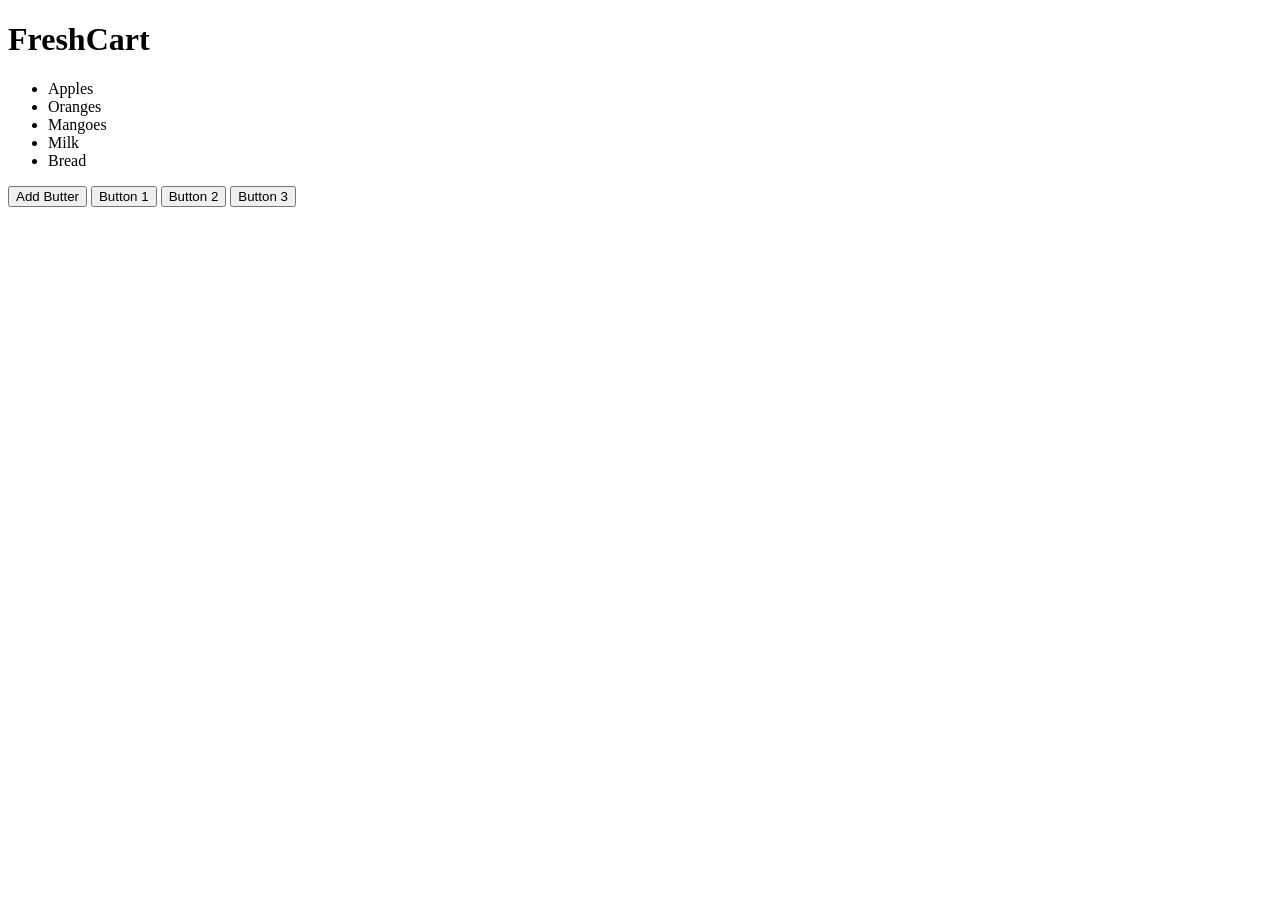
<file: Module 2/index.html>
<!-- HTML writes the content. CSS makes it look good. But neither of them can react. If a user clicks a button, HTML does nothing. CSS does nothing. JavaScript is the only one listening. -->

<!-- JavaScript - It's a programming language. -->
<!-- Python, C/C++, Java  -->
<!-- JavaScript - Language for browsers. 
JavaScript Code runs inside a browser. -->

<!-- JavaScript in the browser can read the page, change the page, and respond to the user actions. -->

<!-- JavaScript runs inside the browser, it waits for the event to be triggered. Whenever any event gets triggered, it does the action. -->

<!-- <script src="script.js"></script> -->
<!-- This line tells the browser that when you run the HTML file, please fetch and run the script.js file as well. -->


<!DOCTYPE html>
<html lang="en">
<head>
    <meta charset="UTF-8">
    <meta name="viewport" content="width=device-width, initial-scale=1.0">
    <title>FreshCart</title>
</head>
<body>
    <h1 id="store-name">FreshCart</h1>
    <ul id="item-list">
        <li class="item">Apples</li>
        <li class="item">Oranges</li>
        <li class="item">Mangoes</li>
        <li class="item">Milk</li>
        <li class="item">Bread</li>
    </ul>
    <button id="add-butter">Add Butter</button>
    <button id="btn-1">Button 1</button>
    <button id="btn-2">Button 2</button>
    <button id="btn-3">Button 3</button>
    <script src="script.js"></script> 
</body>
</html>
</file>
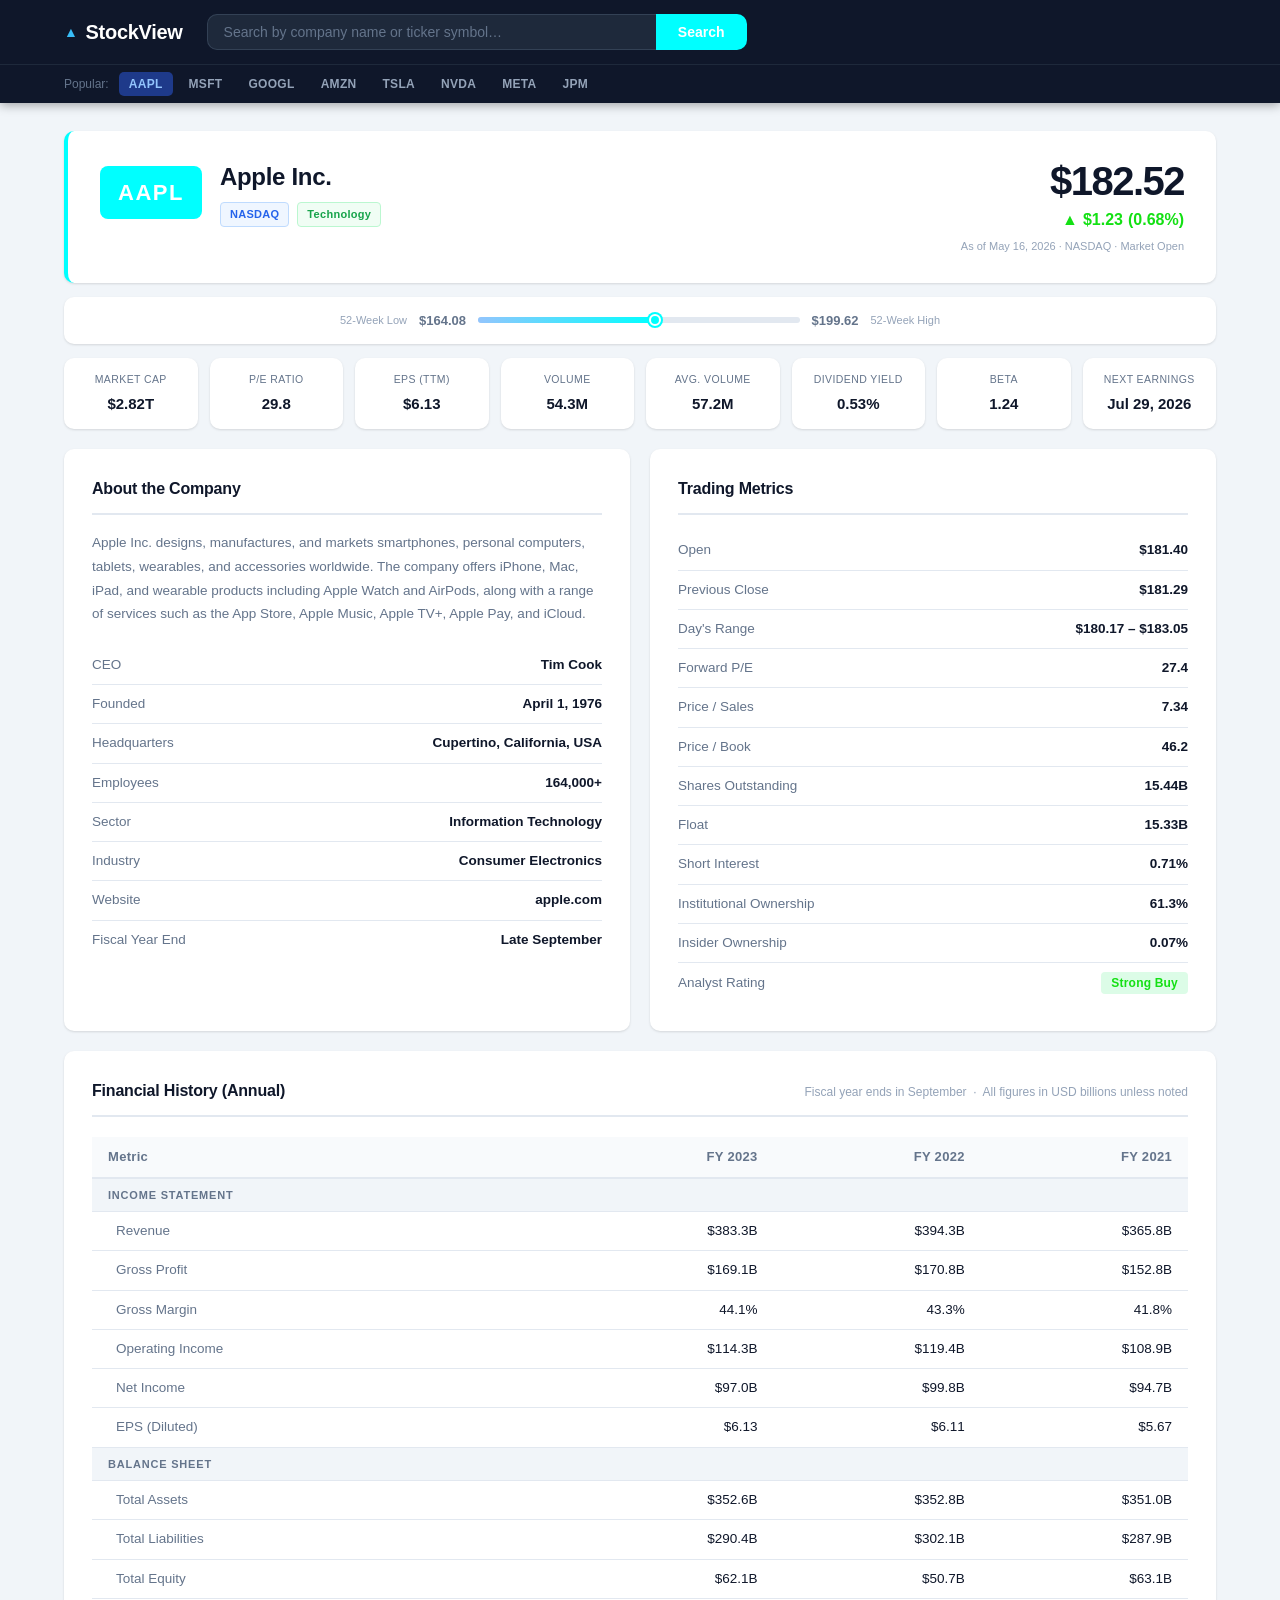
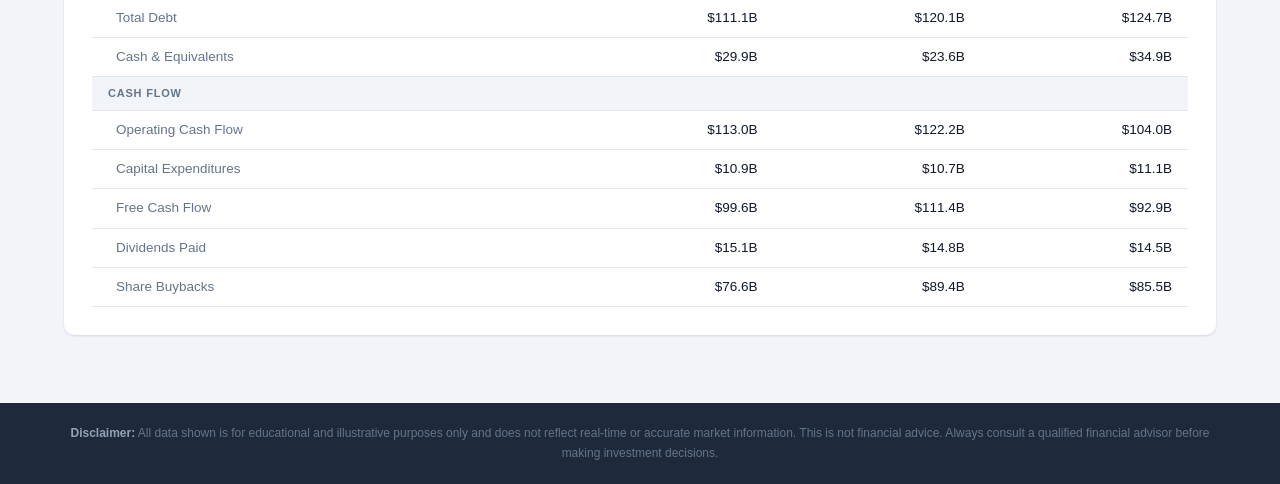
<file: Module 2/stock-claude.html>
<!DOCTYPE html>
<html lang="en">
<head>
    <meta charset="UTF-8">
    <meta name="viewport" content="width=device-width, initial-scale=1.0">
    <title>StockView — Stock Market Application</title>
    <link rel="stylesheet" href="stock-claude.css">
</head>
<body>

    <!-- ===== HEADER ===== -->
    <header class="header">
        <div class="header-inner">
            <div class="logo">
                <span class="logo-icon">&#9650;</span>
                StockView
            </div>
            <div class="search-bar">
                <input class="search-input" type="text" placeholder="Search by company name or ticker symbol…">
                <button class="search-btn">Search</button>
            </div>
        </div>
        <div class="popular-bar">
            <div class="popular-inner">
                <span class="popular-label">Popular:</span>
                <a href="#" class="stock-tag active">AAPL</a>
                <a href="#" class="stock-tag">MSFT</a>
                <a href="#" class="stock-tag">GOOGL</a>
                <a href="#" class="stock-tag">AMZN</a>
                <a href="#" class="stock-tag">TSLA</a>
                <a href="#" class="stock-tag">NVDA</a>
                <a href="#" class="stock-tag">META</a>
                <a href="#" class="stock-tag">JPM</a>
            </div>
        </div>
    </header>

    <!-- ===== MAIN ===== -->
    <main class="main">
        <div class="container">

            <!-- STOCK HERO -->
            <section class="stock-hero">
                <div class="stock-identity">
                    <div class="ticker-badge">AAPL</div>
                    <div class="stock-name-group">
                        <h1 class="company-full-name">Apple Inc.</h1>
                        <div class="stock-meta">
                            <span class="exchange-tag">NASDAQ</span>
                            <span class="sector-tag">Technology</span>
                        </div>
                    </div>
                </div>
                <div class="price-section">
                    <div class="current-price">$182.52</div>
                    <div class="price-change positive">
                        <span class="change-arrow">&#9650;</span>
                        <span>$1.23</span>
                        <span>(0.68%)</span>
                    </div>
                    <div class="price-timestamp">As of May 16, 2026 &middot; NASDAQ &middot; Market Open</div>
                </div>
            </section>

            <!-- 52-WEEK RANGE BAR -->
            <div class="range-banner">
                <div class="range-inner">
                    <span class="range-label">52-Week Low</span>
                    <span class="range-low">$164.08</span>
                    <div class="range-track">
                        <div class="range-fill" style="width: 55%;"></div>
                        <div class="range-thumb" style="left: 55%;"></div>
                    </div>
                    <span class="range-high">$199.62</span>
                    <span class="range-label">52-Week High</span>
                </div>
            </div>

            <!-- QUICK STATS -->
            <section class="stats-grid">
                <div class="stat-item">
                    <div class="stat-label">Market Cap</div>
                    <div class="stat-value">$2.82T</div>
                </div>
                <div class="stat-item">
                    <div class="stat-label">P/E Ratio</div>
                    <div class="stat-value">29.8</div>
                </div>
                <div class="stat-item">
                    <div class="stat-label">EPS (TTM)</div>
                    <div class="stat-value">$6.13</div>
                </div>
                <div class="stat-item">
                    <div class="stat-label">Volume</div>
                    <div class="stat-value">54.3M</div>
                </div>
                <div class="stat-item">
                    <div class="stat-label">Avg. Volume</div>
                    <div class="stat-value">57.2M</div>
                </div>
                <div class="stat-item">
                    <div class="stat-label">Dividend Yield</div>
                    <div class="stat-value">0.53%</div>
                </div>
                <div class="stat-item">
                    <div class="stat-label">Beta</div>
                    <div class="stat-value">1.24</div>
                </div>
                <div class="stat-item">
                    <div class="stat-label">Next Earnings</div>
                    <div class="stat-value">Jul 29, 2026</div>
                </div>
            </section>

            <!-- COMPANY INFO + TRADING METRICS -->
            <div class="info-grid">

                <!-- COMPANY INFO -->
                <section class="card company-card">
                    <h2 class="card-title">About the Company</h2>
                    <p class="company-description">
                        Apple Inc. designs, manufactures, and markets smartphones, personal computers, tablets,
                        wearables, and accessories worldwide. The company offers iPhone, Mac, iPad, and wearable
                        products including Apple Watch and AirPods, along with a range of services such as the
                        App Store, Apple Music, Apple TV+, Apple Pay, and iCloud.
                    </p>
                    <div class="details-table">
                        <div class="detail-row">
                            <span class="detail-key">CEO</span>
                            <span class="detail-val">Tim Cook</span>
                        </div>
                        <div class="detail-row">
                            <span class="detail-key">Founded</span>
                            <span class="detail-val">April 1, 1976</span>
                        </div>
                        <div class="detail-row">
                            <span class="detail-key">Headquarters</span>
                            <span class="detail-val">Cupertino, California, USA</span>
                        </div>
                        <div class="detail-row">
                            <span class="detail-key">Employees</span>
                            <span class="detail-val">164,000+</span>
                        </div>
                        <div class="detail-row">
                            <span class="detail-key">Sector</span>
                            <span class="detail-val">Information Technology</span>
                        </div>
                        <div class="detail-row">
                            <span class="detail-key">Industry</span>
                            <span class="detail-val">Consumer Electronics</span>
                        </div>
                        <div class="detail-row">
                            <span class="detail-key">Website</span>
                            <span class="detail-val">apple.com</span>
                        </div>
                        <div class="detail-row">
                            <span class="detail-key">Fiscal Year End</span>
                            <span class="detail-val">Late September</span>
                        </div>
                    </div>
                </section>

                <!-- TRADING METRICS -->
                <section class="card metrics-card">
                    <h2 class="card-title">Trading Metrics</h2>
                    <div class="metrics-list">
                        <div class="metric-row">
                            <span class="metric-key">Open</span>
                            <span class="metric-val">$181.40</span>
                        </div>
                        <div class="metric-row">
                            <span class="metric-key">Previous Close</span>
                            <span class="metric-val">$181.29</span>
                        </div>
                        <div class="metric-row">
                            <span class="metric-key">Day's Range</span>
                            <span class="metric-val">$180.17 – $183.05</span>
                        </div>
                        <div class="metric-row">
                            <span class="metric-key">Forward P/E</span>
                            <span class="metric-val">27.4</span>
                        </div>
                        <div class="metric-row">
                            <span class="metric-key">Price / Sales</span>
                            <span class="metric-val">7.34</span>
                        </div>
                        <div class="metric-row">
                            <span class="metric-key">Price / Book</span>
                            <span class="metric-val">46.2</span>
                        </div>
                        <div class="metric-row">
                            <span class="metric-key">Shares Outstanding</span>
                            <span class="metric-val">15.44B</span>
                        </div>
                        <div class="metric-row">
                            <span class="metric-key">Float</span>
                            <span class="metric-val">15.33B</span>
                        </div>
                        <div class="metric-row">
                            <span class="metric-key">Short Interest</span>
                            <span class="metric-val">0.71%</span>
                        </div>
                        <div class="metric-row">
                            <span class="metric-key">Institutional Ownership</span>
                            <span class="metric-val">61.3%</span>
                        </div>
                        <div class="metric-row">
                            <span class="metric-key">Insider Ownership</span>
                            <span class="metric-val">0.07%</span>
                        </div>
                        <div class="metric-row">
                            <span class="metric-key">Analyst Rating</span>
                            <span class="metric-val rating-buy">Strong Buy</span>
                        </div>
                    </div>
                </section>
            </div>

            <!-- FINANCIAL HISTORY TABLE -->
            <section class="card financial-card">
                <div class="financial-header">
                    <h2 class="card-title">Financial History (Annual)</h2>
                    <div class="fiscal-note">Fiscal year ends in September &nbsp;&middot;&nbsp; All figures in USD billions unless noted</div>
                </div>
                <div class="table-wrapper">
                    <table class="financial-table">
                        <thead>
                            <tr>
                                <th class="metric-col">Metric</th>
                                <th>FY 2023</th>
                                <th>FY 2022</th>
                                <th>FY 2021</th>
                            </tr>
                        </thead>
                        <tbody>
                            <tr class="section-row">
                                <td colspan="4">Income Statement</td>
                            </tr>
                            <tr>
                                <td class="metric-name">Revenue</td>
                                <td>$383.3B</td>
                                <td>$394.3B</td>
                                <td>$365.8B</td>
                            </tr>
                            <tr>
                                <td class="metric-name">Gross Profit</td>
                                <td>$169.1B</td>
                                <td>$170.8B</td>
                                <td>$152.8B</td>
                            </tr>
                            <tr>
                                <td class="metric-name">Gross Margin</td>
                                <td>44.1%</td>
                                <td>43.3%</td>
                                <td>41.8%</td>
                            </tr>
                            <tr>
                                <td class="metric-name">Operating Income</td>
                                <td>$114.3B</td>
                                <td>$119.4B</td>
                                <td>$108.9B</td>
                            </tr>
                            <tr>
                                <td class="metric-name">Net Income</td>
                                <td>$97.0B</td>
                                <td>$99.8B</td>
                                <td>$94.7B</td>
                            </tr>
                            <tr>
                                <td class="metric-name">EPS (Diluted)</td>
                                <td>$6.13</td>
                                <td>$6.11</td>
                                <td>$5.67</td>
                            </tr>
                            <tr class="section-row">
                                <td colspan="4">Balance Sheet</td>
                            </tr>
                            <tr>
                                <td class="metric-name">Total Assets</td>
                                <td>$352.6B</td>
                                <td>$352.8B</td>
                                <td>$351.0B</td>
                            </tr>
                            <tr>
                                <td class="metric-name">Total Liabilities</td>
                                <td>$290.4B</td>
                                <td>$302.1B</td>
                                <td>$287.9B</td>
                            </tr>
                            <tr>
                                <td class="metric-name">Total Equity</td>
                                <td>$62.1B</td>
                                <td>$50.7B</td>
                                <td>$63.1B</td>
                            </tr>
                            <tr>
                                <td class="metric-name">Total Debt</td>
                                <td>$111.1B</td>
                                <td>$120.1B</td>
                                <td>$124.7B</td>
                            </tr>
                            <tr>
                                <td class="metric-name">Cash &amp; Equivalents</td>
                                <td>$29.9B</td>
                                <td>$23.6B</td>
                                <td>$34.9B</td>
                            </tr>
                            <tr class="section-row">
                                <td colspan="4">Cash Flow</td>
                            </tr>
                            <tr>
                                <td class="metric-name">Operating Cash Flow</td>
                                <td>$113.0B</td>
                                <td>$122.2B</td>
                                <td>$104.0B</td>
                            </tr>
                            <tr>
                                <td class="metric-name">Capital Expenditures</td>
                                <td>$10.9B</td>
                                <td>$10.7B</td>
                                <td>$11.1B</td>
                            </tr>
                            <tr>
                                <td class="metric-name">Free Cash Flow</td>
                                <td>$99.6B</td>
                                <td>$111.4B</td>
                                <td>$92.9B</td>
                            </tr>
                            <tr>
                                <td class="metric-name">Dividends Paid</td>
                                <td>$15.1B</td>
                                <td>$14.8B</td>
                                <td>$14.5B</td>
                            </tr>
                            <tr>
                                <td class="metric-name">Share Buybacks</td>
                                <td>$76.6B</td>
                                <td>$89.4B</td>
                                <td>$85.5B</td>
                            </tr>
                        </tbody>
                    </table>
                </div>
            </section>

        </div>
    </main>

    <!-- FOOTER -->
    <footer class="footer">
        <div class="container">
            <p class="disclaimer">
                <strong>Disclaimer:</strong> All data shown is for educational and illustrative purposes only and does not reflect real-time or accurate market information.
                This is not financial advice. Always consult a qualified financial advisor before making investment decisions.
            </p>
        </div>
    </footer>

</body>
</html>
</file>
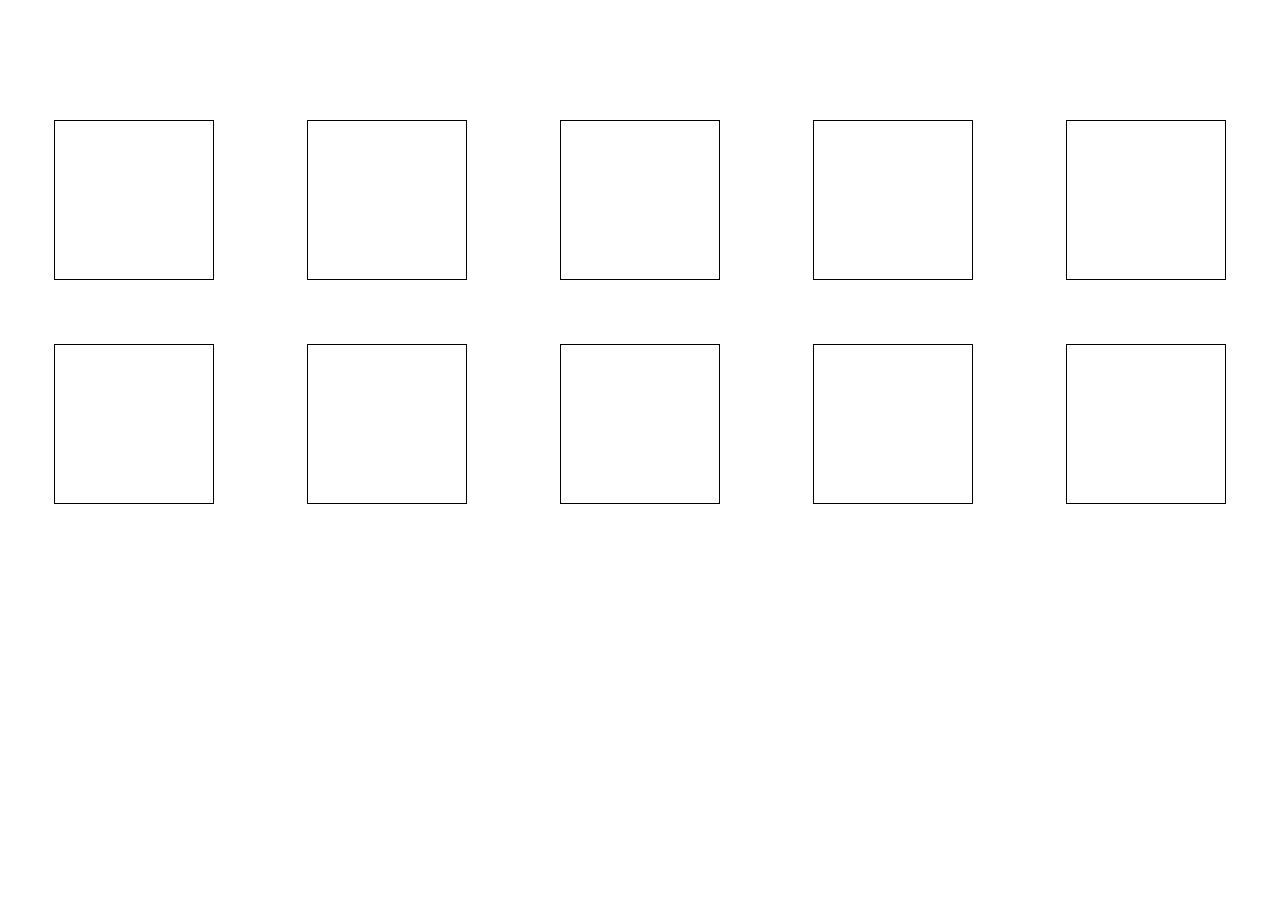
<file: Module 2/dom-manipulation/second-q.html>
<!DOCTYPE html>
<html lang="en">
  <head>
    <meta charset="UTF - 8" />
    <meta http - equiv="X - UA - Compatible" content="IE = edge" />
    <meta
      name="viewport"
      content="width = device - width, initial - scale = 1.0"
    />
    <title>Document</title>
    <style>
      * {
        box-sizing: border-box;
      }

      body {
        display: flex;
        flex-wrap: wrap;
        justify-content: space-around;
        padding-top: 5rem;
      }

      /* This property will be applicable to the element with blue class */
      .blue {
        background-color: blue;
        box-shadow: 0px 0px 6px 5px;
      }

      .green {
        background-color: green;
        box-shadow: 0px 0px 6px 5px;
      }

      .red {
        background-color: red;
        box-shadow: 0px 0px 6px 5px;
      }

      .card {
        border: 1px solid;
        height: 10rem;
        width: 10rem;
        margin: 2rem;
      }
    </style>
  </head>

    <!-- An element can belong to more than one class as well -->
    <body>
        <div class="card" data-color="blue"></div>
        <div class="card" data-color="red"></div>
        <div class="card" data-color="blue"></div>
        <div class="card" data-color="red"></div>
        <div class="card" data-color="red"></div>
        <div class="card" data-color="blue"></div>
        <div class="card" data-color="green"></div>
        <div class="card" data-color="blue"></div>
        <div class="card" data-color="green"></div>
        <div class="card" data-color="blue"></div>
    </body>
    <script>
        // Write a JS program to fetch the data-color attribute of the card and on a double click event, and it should apply the CSS property for that particular color. 

        // 1. Get the value of data-color attribute for each car element.
        // 2. Add the data-color attribute value in the classList for that element.
        // 3. After the background color change of the card element, make the data-color attribute value to be used.

        const allCards = document.querySelectorAll('.card')

        for(let i = 0; i < allCards.length; i++) {
            //double click event - dblclick
            allCards[i].addEventListener('dblclick', function(e) {
                const colorAttr = e.target.getAttribute('data-color')

                console.log(colorAttr)

                //Add this colorAttr in the classList of the target element.
                e.target.classList.add(colorAttr)

                // console.log(e.target.classList)
                e.target.setAttribute('data-color', 'used')
            })
        }
    </script>
</html>
</file>
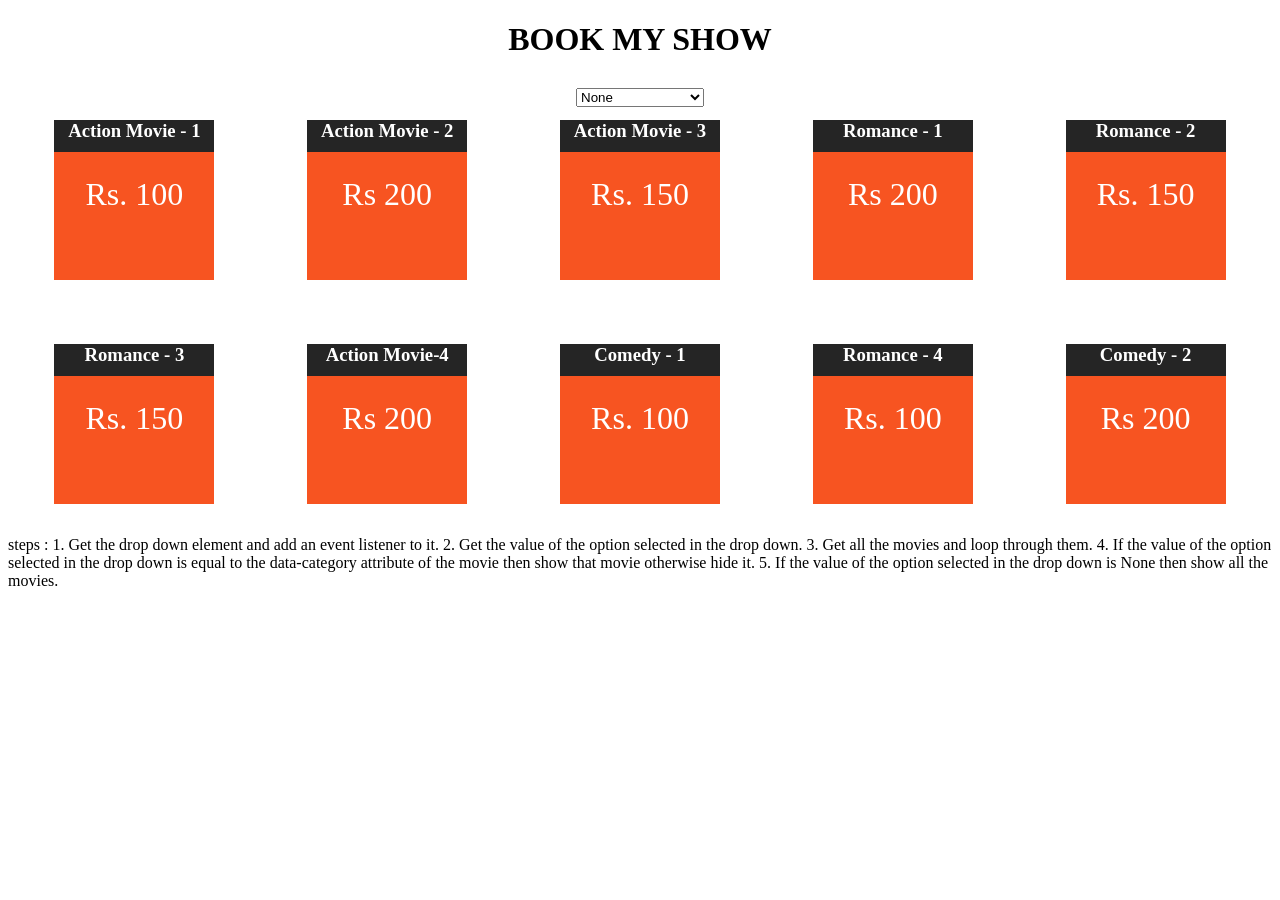
<file: Module 2/event-handling-js/first-q.html>
<!DOCTYPE html>
<html lang="en">

<head>
    <meta charset="UTF - 8" />
    <meta http - equiv="X - UA - Compatible" content="IE = edge" />
    <meta name="viewport" content="width = device - width, initial - scale = 1.0" />
    <title>Document</title>
    <style>
        * {
            box-sizing: border-box;
        }

        body {
            display: flex;
            flex-wrap: wrap;
            justify-content: space-around;
            padding-top: 5rem;
        }

        .movies {
            height: 10rem;
            width: 10rem;
            margin: 2rem;
        }

        .price {
            background-color: rgb(247 84 33);
            height: 8rem;
            padding: 1.5rem;
            font-size: 2rem;
        }

        .heading {
            background-color: rgba(0, 0, 0, 0.856);
            height: 2rem;
        }

        .heading,
        .price {
            color: white;
            text-align: center;
            margin: 0;
        }

        select,
        h1 {
            position: fixed;
        }

        h1 {
            top: 0px;
        }

        select {
            width: 8rem;
        }
    </style>
</head>

<body>
    <h1>BOOK MY SHOW</h1>
    <!-- Drop Down -->
    <select>
        <option value="none">None</option>
        <option value="action">Action</option>
        <option value="romance">Romance</option>
        <option value="comedy">Comedy</option>
    </select>

    <div class="movies">
        <h3 class="heading">Action Movie - 1</h3>
        <p class="price" data-category="action">Rs. 100</p>
    </div>
    <div class="movies">
        <h3 class="heading">Action Movie - 2</h3>
        <p class="price" data-category="action">Rs 200</p>
    </div>
    <div class="movies">
        <h3 class="heading">Action Movie - 3</h3>
        <p class="price" data-category="action">Rs. 150</p>
    </div>
    <div class="movies">
        <h3 class="heading">Romance - 1</h3>
        <p class="price" data-category="romance">Rs 200</p>
    </div>
    <div class="movies">
        <h3 class="heading">Romance - 2</h3>
        <p class="price" data-category="romance">Rs. 150</p>
    </div>
    <div class="movies">
        <h3 class="heading">Romance - 3</h3>
        <p class="price" data-category="romance">Rs. 150</p>
    </div>
    <div class="movies">
        <h3 class="heading">Action Movie-4</h3>
        <p class="price" data-category="action">Rs 200</p>
    </div>
    <div class="movies">
        <h3 class="heading">Comedy - 1</h3>
        <p class="price" data-category="comedy">Rs. 100</p>
    </div>
    <div class="movies">
        <h3 class="heading">Romance - 4</h3>
        <p class="price" data-category="romance">Rs. 100</p>
    </div>
    <div class="movies">
        <h3 class="heading">Comedy - 2</h3>
        <p class="price" data-category="comedy">Rs 200</p>
    </div>

    <!-- Task - Filter out the movies based on the option selected in the drop down. -->
    <!-- Make the filter work -->
    <!-- If user selects Action in the drop down the just show Action movies on the webpage and so on. -->
    <!-- If user selects None then show all the movies on the webpage. -->

    steps :
    1. Get the drop down element and add an event listener to it.
    2. Get the value of the option selected in the drop down.
    3. Get all the movies and loop through them.
    4. If the value of the option selected in the drop down is equal to the data-category attribute of the movie then
    show that movie otherwise hide it.
    5. If the value of the option selected in the drop down is None then show
    all the movies.

    <script>
        const dropDown = document.querySelector("select")

        console.log(dropDown)

        dropDown.addEventListener('change', function () {
            const selectedValue = dropDown.value;

            const allPriceTags = document.querySelectorAll(".price")

            // Compare data-category value of price tag with the selected value in the drop down.

            if (selectedValue == "none") {
                for (let i = 0; i < allPriceTags.length; i++) {
                    allPriceTags[i].parentElement.style.display = 'block'
                }
            } else {
                for (let i = 0; i < allPriceTags.length; i++) {
                    if (allPriceTags[i].getAttribute('data-category') == selectedValue) {
                        // Show this mvoie
                        allPriceTags[i].parentElement.style.display = 'block'
                    } else {
                        // Don't show this movie
                        allPriceTags[i].parentElement.style.display = 'none'
                    }
                }
            }
        })
    </script>

</body>

</html>
</file>
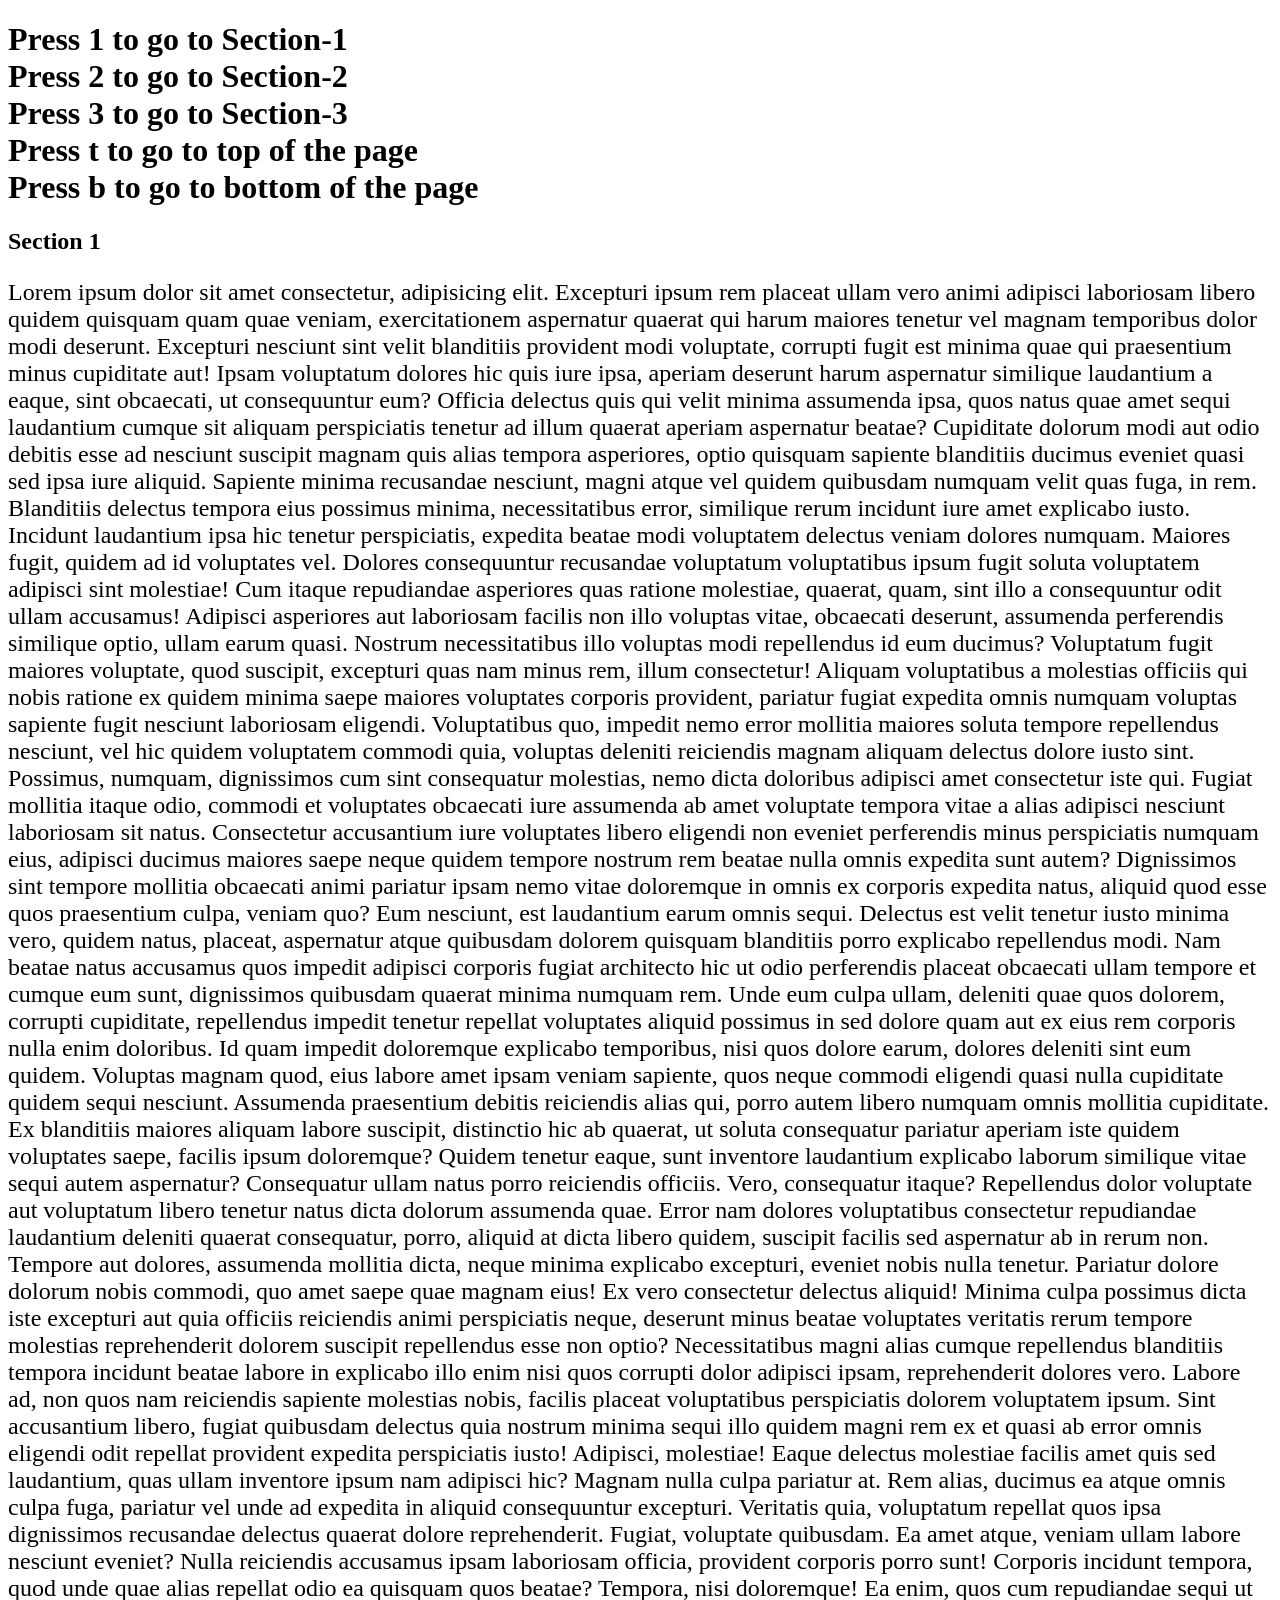
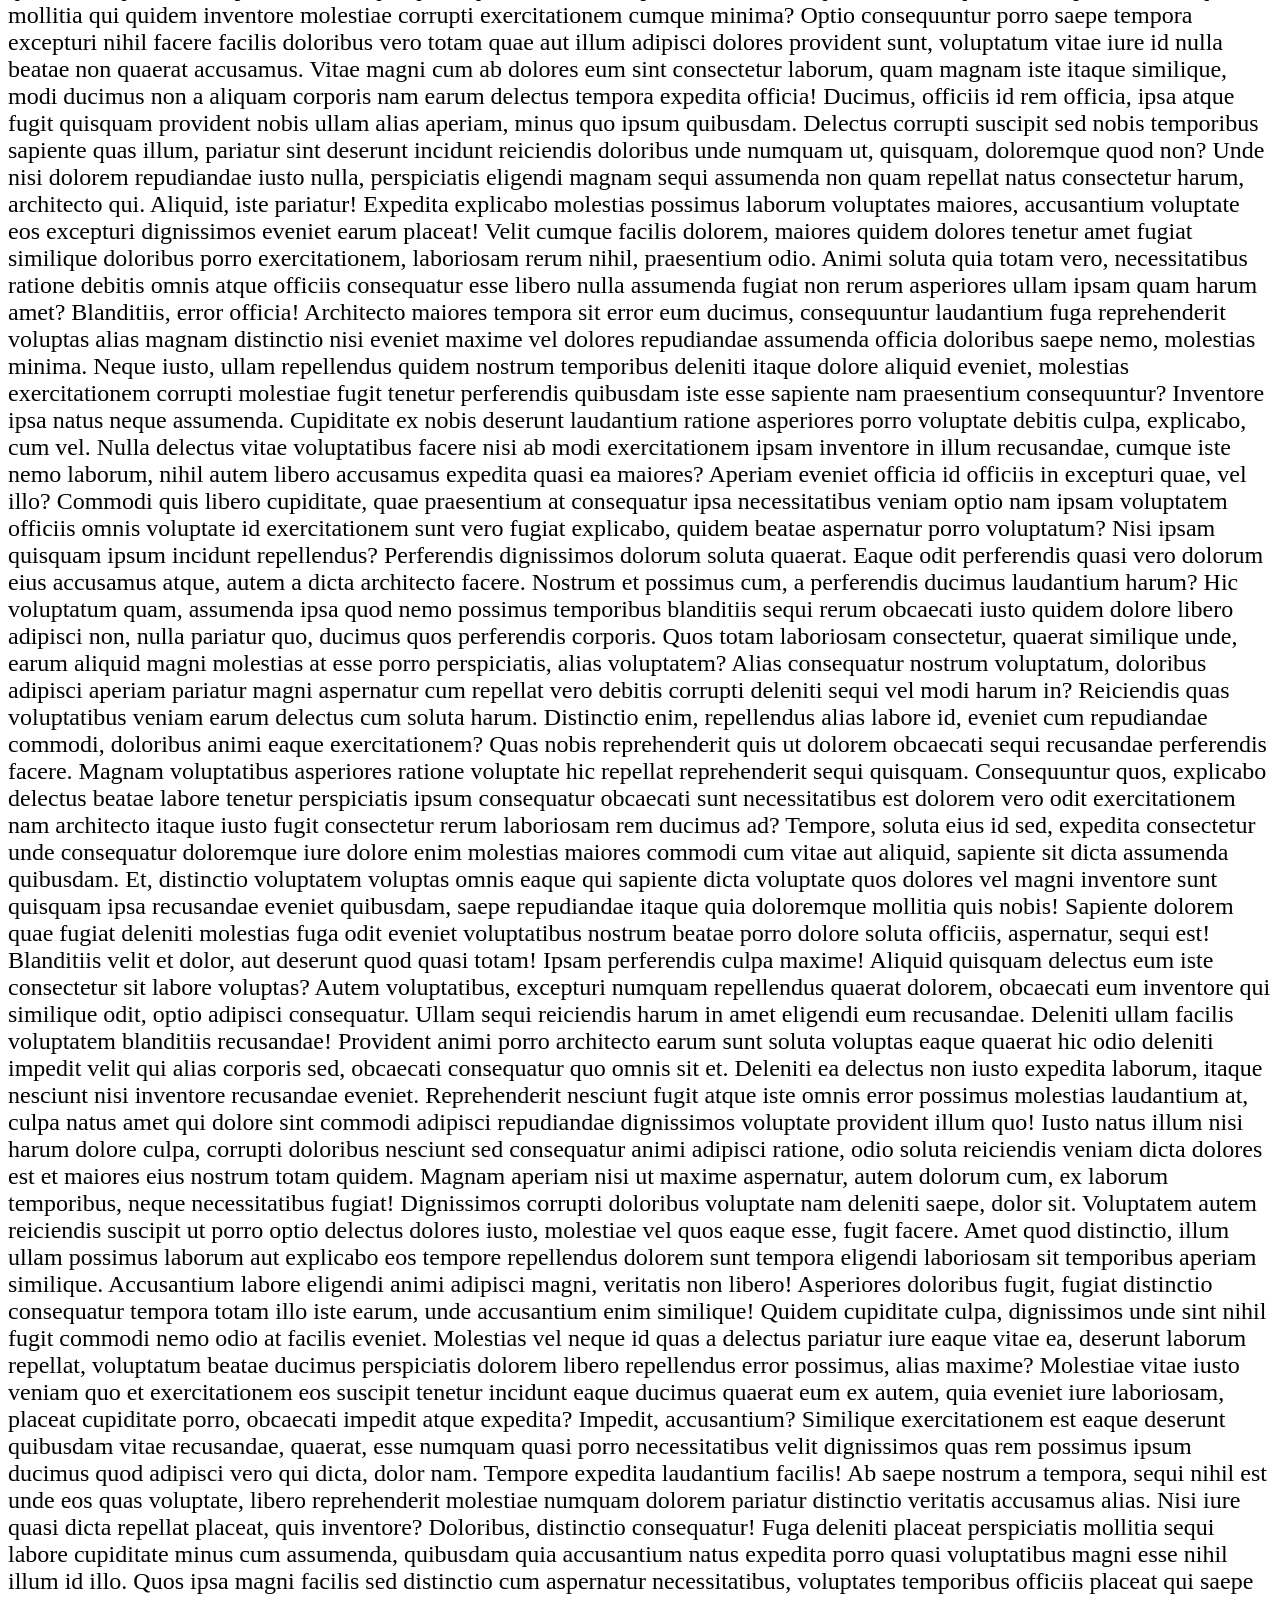
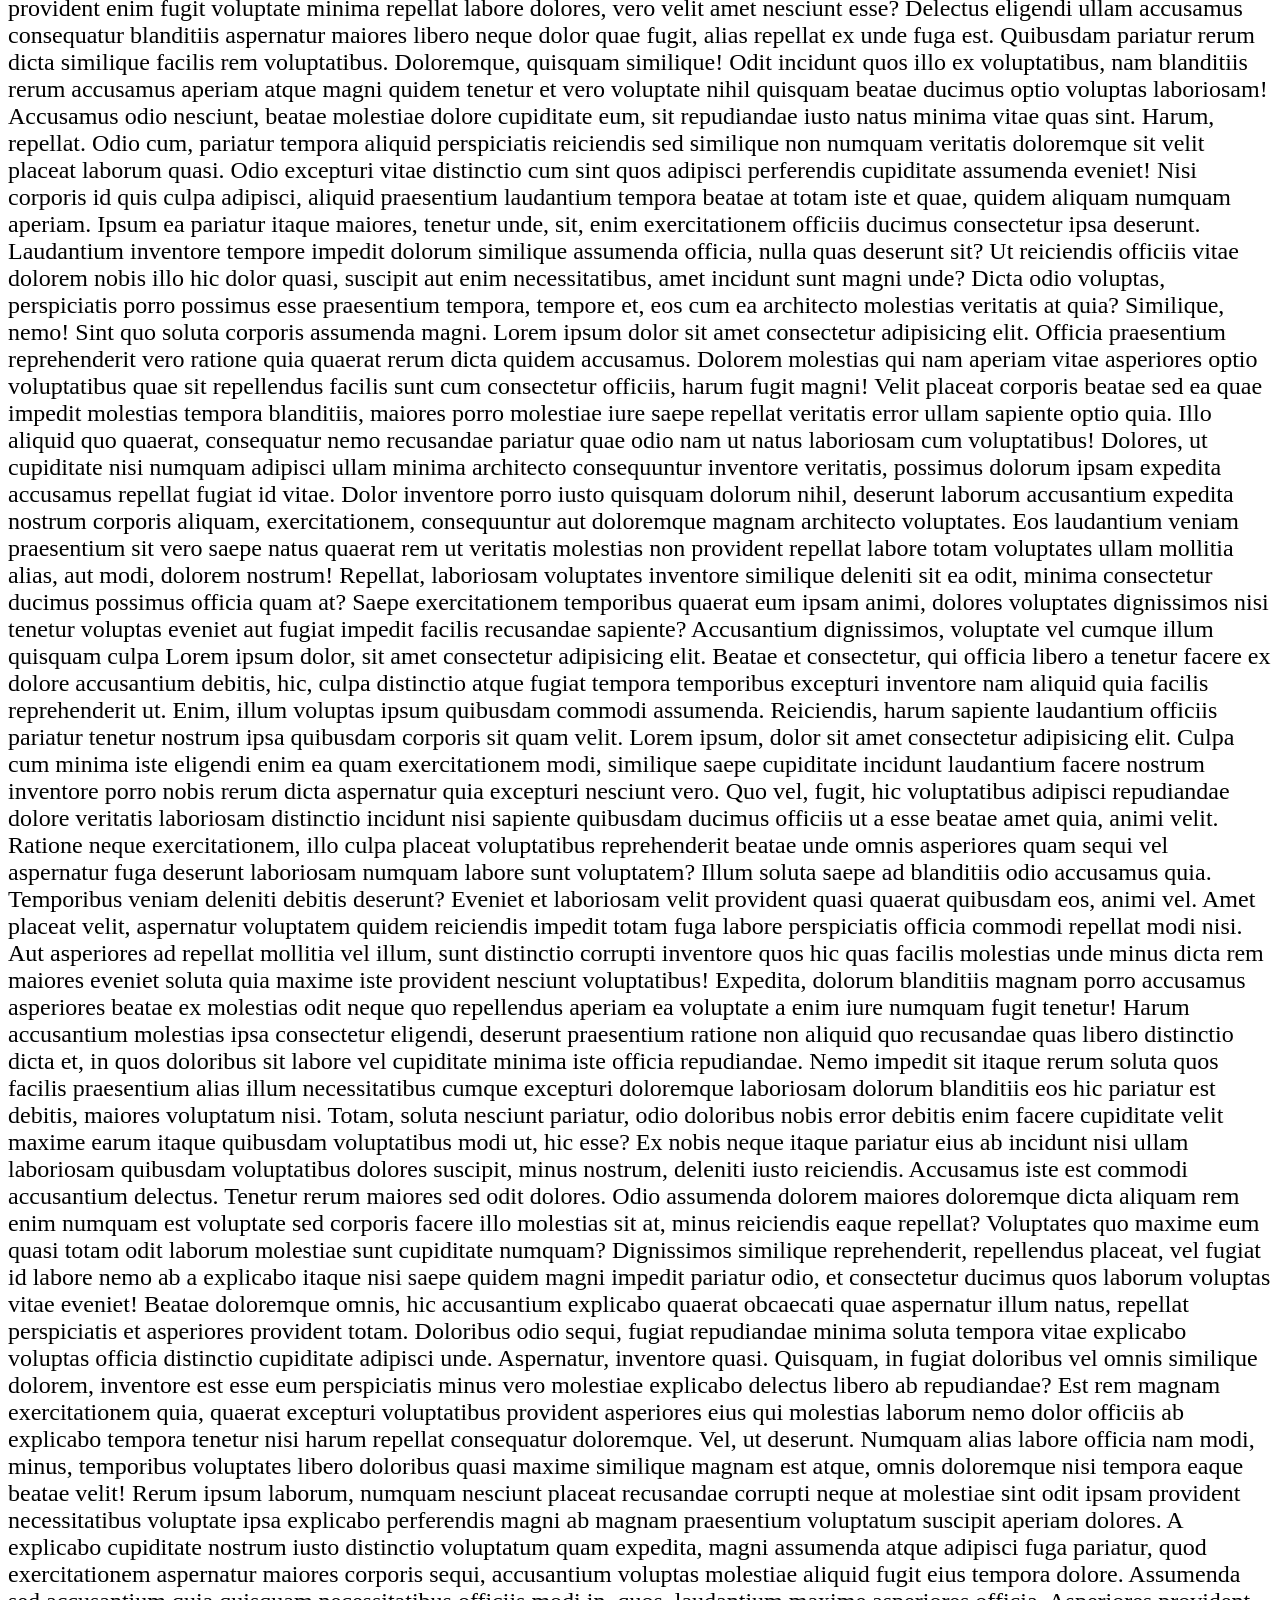
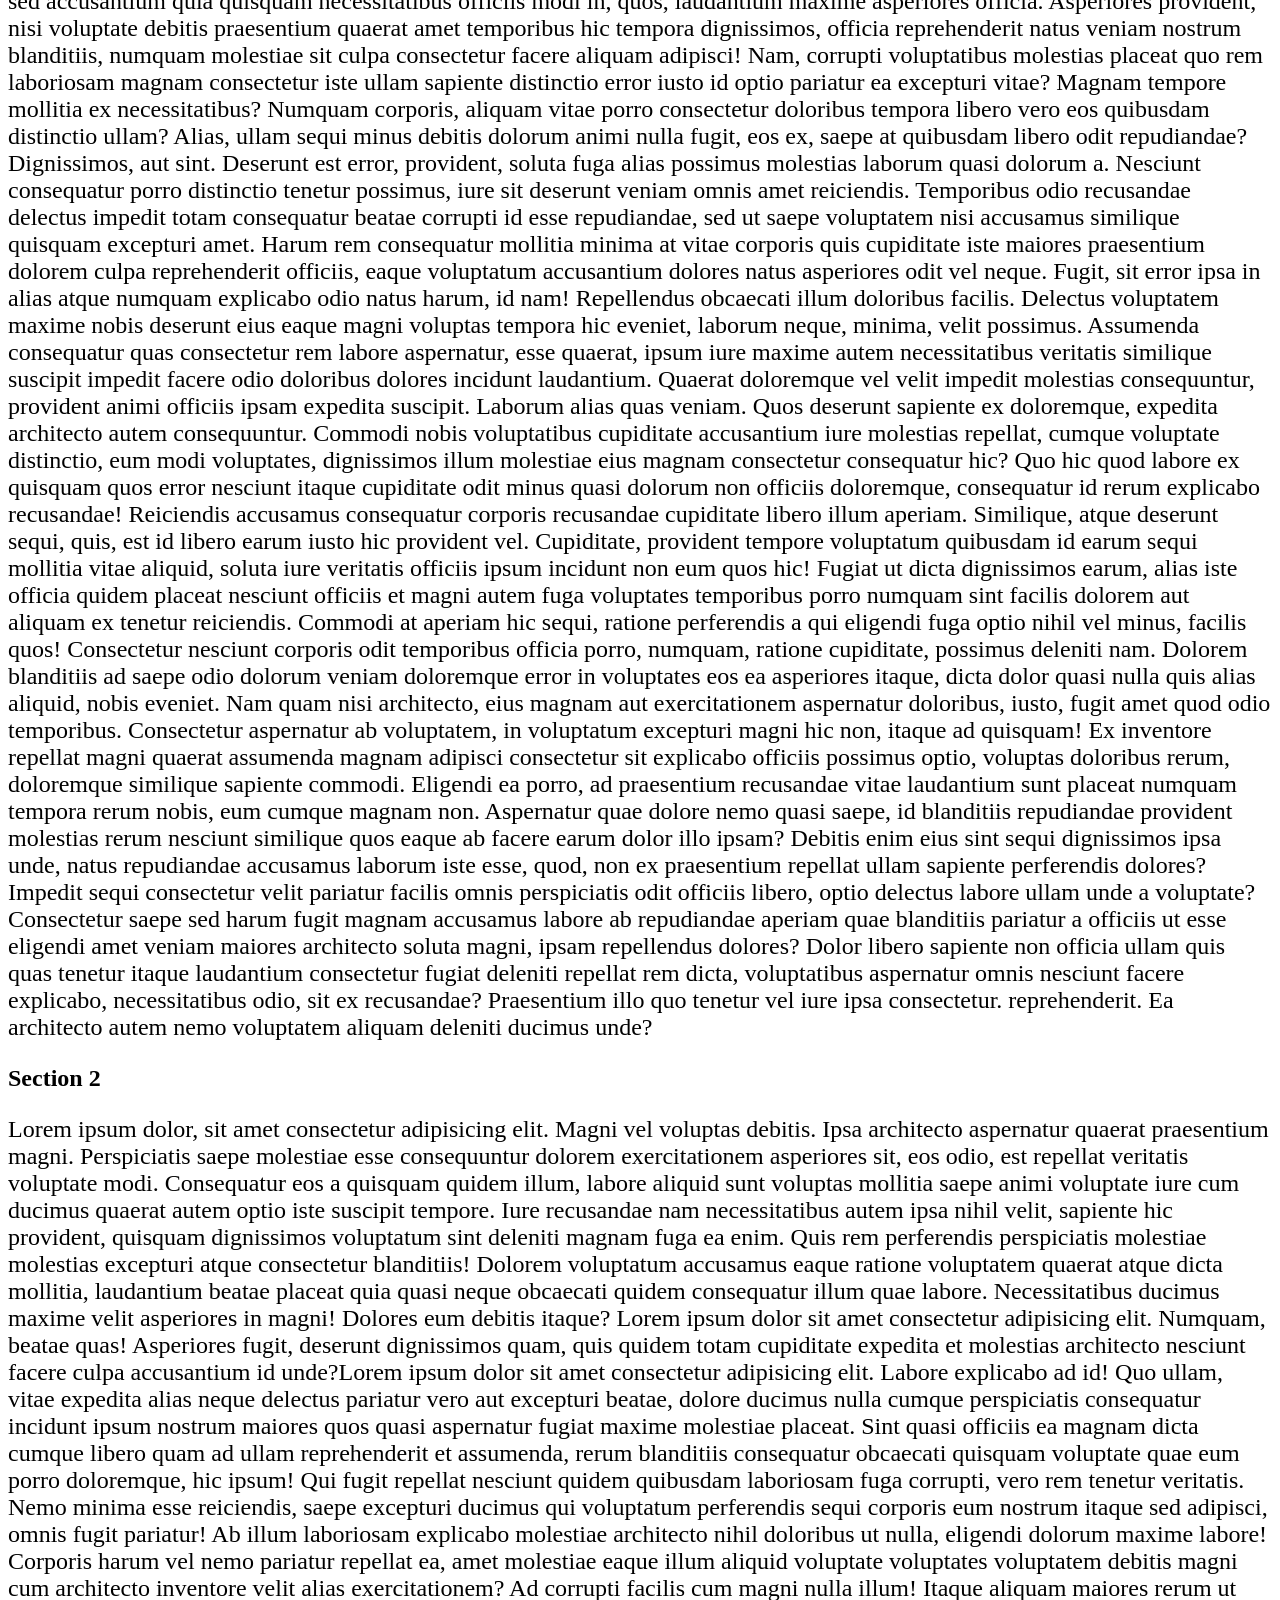
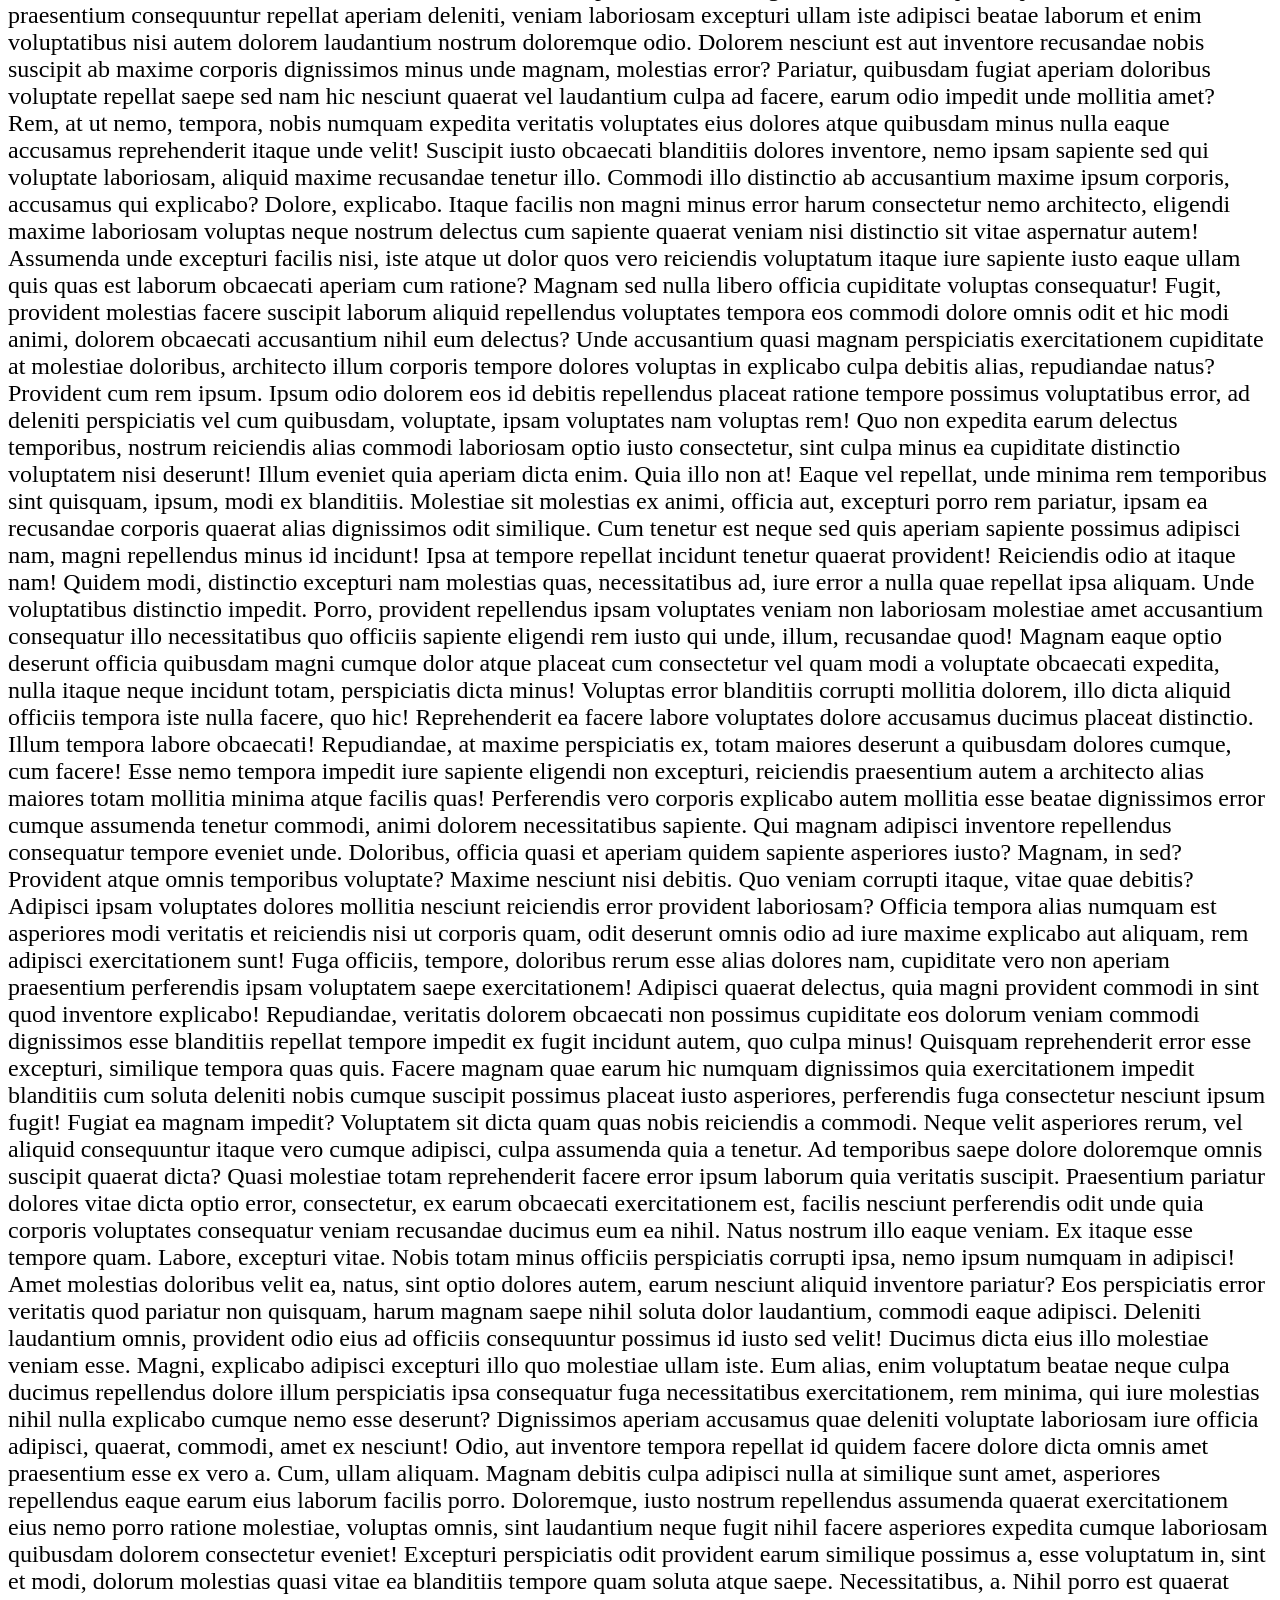
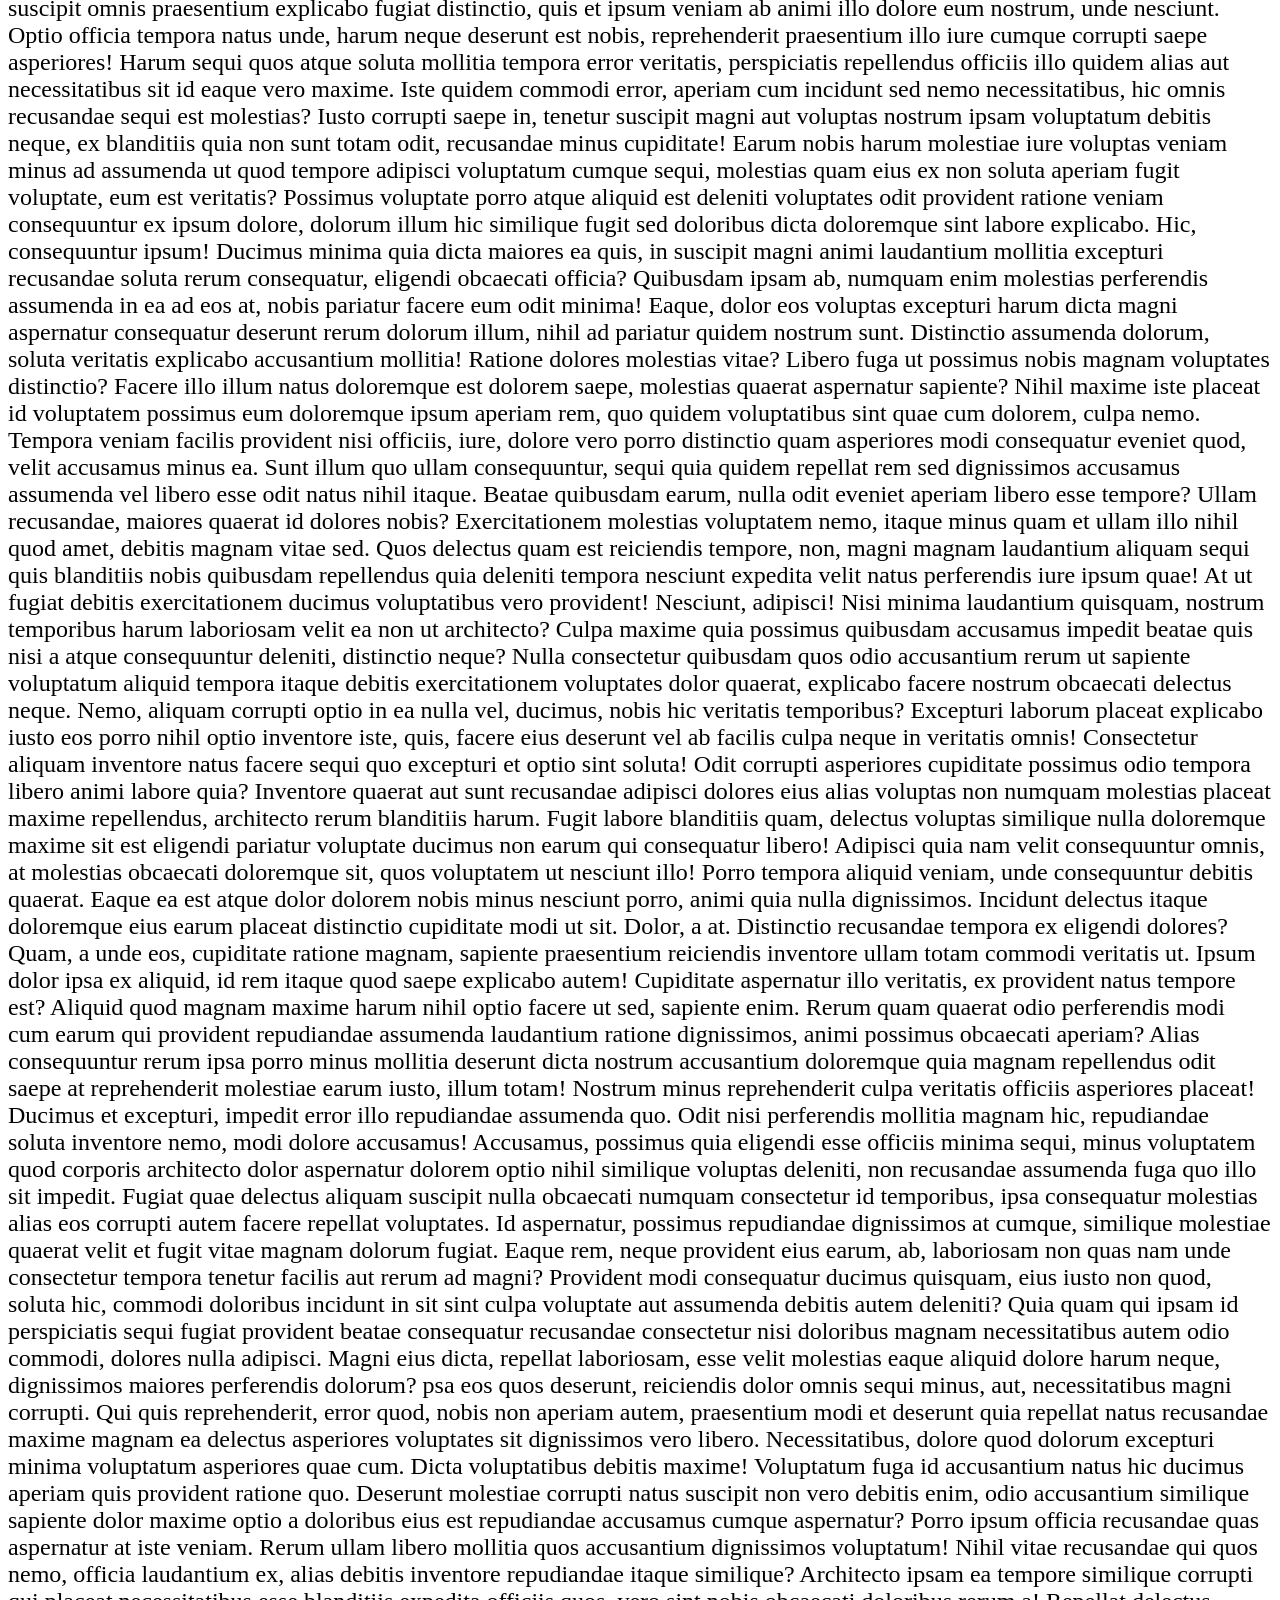
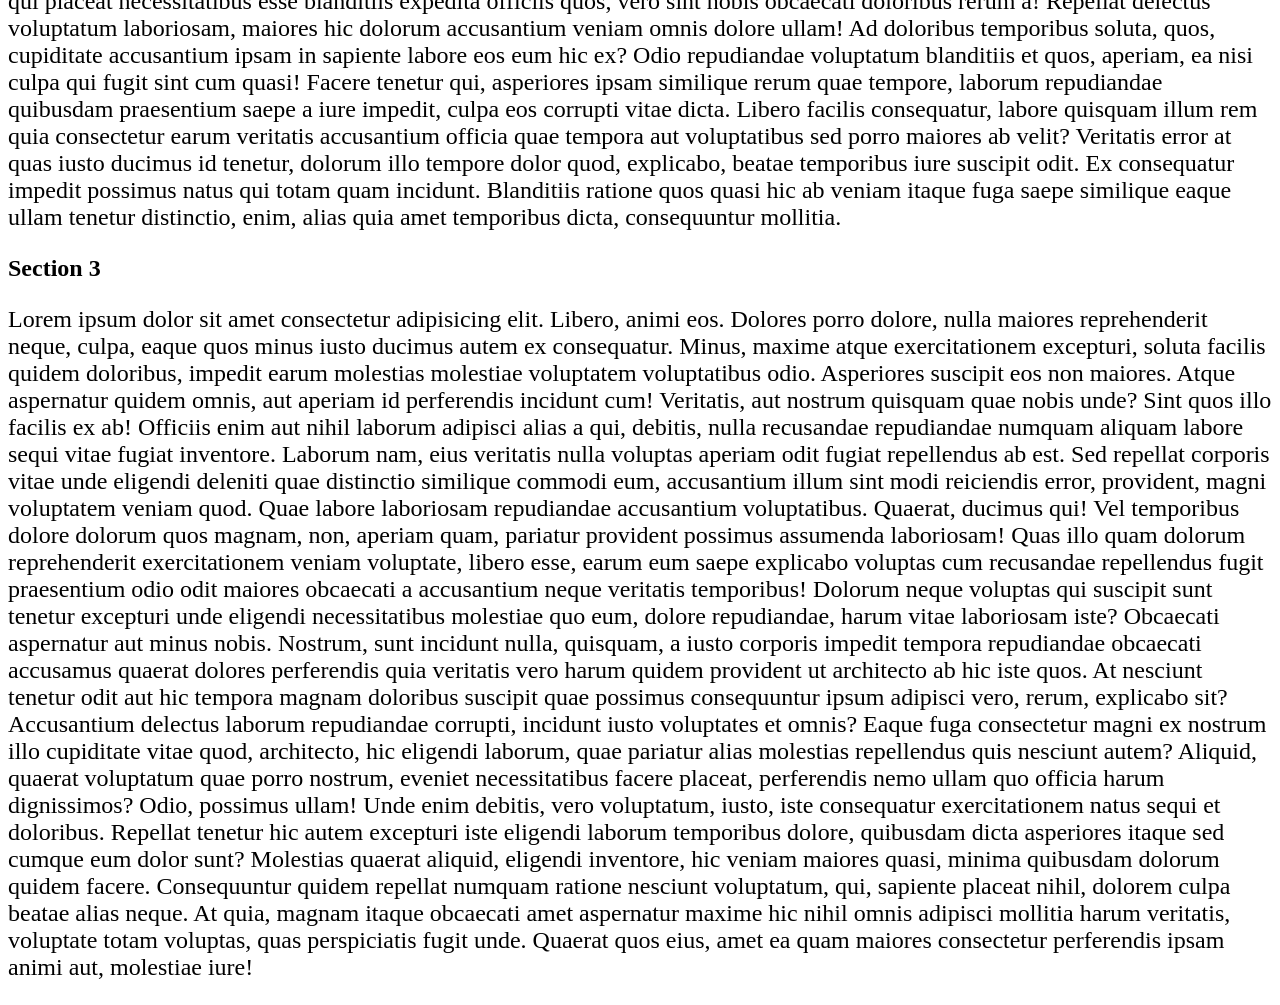
<file: Module 2/event-handling-js/second-q.html>
<!DOCTYPE html>
<html lang = "en">
  <head>
    <meta charset = "UTF-8" />
    <meta http - equiv = "X-UA-Compatible" content = "IE = edge" />
    <meta name = "viewport" content = "width = device - width, initial - scale = 1.0" />
    <title>Document</title>
    <style>
      p {
        font-size: 1.5rem;
      }
    </style>
  </head>
  <body>
    <h1>
      Press 1 to go to Section-1 <br />
      Press 2 to go to Section-2 <br />
      Press 3 to go to Section-3 <br />
      Press t to go to top of the page <br />
      Press b to go to bottom of the page
    </h1>

    <h2 id="s1">Section 1</h2>
    <p>
      Lorem ipsum dolor sit amet consectetur, adipisicing elit. Excepturi ipsum
      rem placeat ullam vero animi adipisci laboriosam libero quidem quisquam
      quam quae veniam, exercitationem aspernatur quaerat qui harum maiores
      tenetur vel magnam temporibus dolor modi deserunt. Excepturi nesciunt sint
      velit blanditiis provident modi voluptate, corrupti fugit est minima quae
      qui praesentium minus cupiditate aut! Ipsam voluptatum dolores hic quis
      iure ipsa, aperiam deserunt harum aspernatur similique laudantium a eaque,
      sint obcaecati, ut consequuntur eum? Officia delectus quis qui velit
      minima assumenda ipsa, quos natus quae amet sequi laudantium cumque sit
      aliquam perspiciatis tenetur ad illum quaerat aperiam aspernatur beatae?
      Cupiditate dolorum modi aut odio debitis esse ad nesciunt suscipit magnam
      quis alias tempora asperiores, optio quisquam sapiente blanditiis ducimus
      eveniet quasi sed ipsa iure aliquid. Sapiente minima recusandae nesciunt,
      magni atque vel quidem quibusdam numquam velit quas fuga, in rem.
      Blanditiis delectus tempora eius possimus minima, necessitatibus error,
      similique rerum incidunt iure amet explicabo iusto. Incidunt laudantium
      ipsa hic tenetur perspiciatis, expedita beatae modi voluptatem delectus
      veniam dolores numquam. Maiores fugit, quidem ad id voluptates vel.
      Dolores consequuntur recusandae voluptatum voluptatibus ipsum fugit soluta
      voluptatem adipisci sint molestiae! Cum itaque repudiandae asperiores quas
      ratione molestiae, quaerat, quam, sint illo a consequuntur odit ullam
      accusamus! Adipisci asperiores aut laboriosam facilis non illo voluptas
      vitae, obcaecati deserunt, assumenda perferendis similique optio, ullam
      earum quasi. Nostrum necessitatibus illo voluptas modi repellendus id eum
      ducimus? Voluptatum fugit maiores voluptate, quod suscipit, excepturi quas
      nam minus rem, illum consectetur! Aliquam voluptatibus a molestias
      officiis qui nobis ratione ex quidem minima saepe maiores voluptates
      corporis provident, pariatur fugiat expedita omnis numquam voluptas
      sapiente fugit nesciunt laboriosam eligendi. Voluptatibus quo, impedit
      nemo error mollitia maiores soluta tempore repellendus nesciunt, vel hic
      quidem voluptatem commodi quia, voluptas deleniti reiciendis magnam
      aliquam delectus dolore iusto sint. Possimus, numquam, dignissimos cum
      sint consequatur molestias, nemo dicta doloribus adipisci amet consectetur
      iste qui. Fugiat mollitia itaque odio, commodi et voluptates obcaecati
      iure assumenda ab amet voluptate tempora vitae a alias adipisci nesciunt
      laboriosam sit natus. Consectetur accusantium iure voluptates libero
      eligendi non eveniet perferendis minus perspiciatis numquam eius, adipisci
      ducimus maiores saepe neque quidem tempore nostrum rem beatae nulla omnis
      expedita sunt autem? Dignissimos sint tempore mollitia obcaecati animi
      pariatur ipsam nemo vitae doloremque in omnis ex corporis expedita natus,
      aliquid quod esse quos praesentium culpa, veniam quo? Eum nesciunt, est
      laudantium earum omnis sequi. Delectus est velit tenetur iusto minima
      vero, quidem natus, placeat, aspernatur atque quibusdam dolorem quisquam
      blanditiis porro explicabo repellendus modi. Nam beatae natus accusamus
      quos impedit adipisci corporis fugiat architecto hic ut odio perferendis
      placeat obcaecati ullam tempore et cumque eum sunt, dignissimos quibusdam
      quaerat minima numquam rem. Unde eum culpa ullam, deleniti quae quos
      dolorem, corrupti cupiditate, repellendus impedit tenetur repellat
      voluptates aliquid possimus in sed dolore quam aut ex eius rem corporis
      nulla enim doloribus. Id quam impedit doloremque explicabo temporibus,
      nisi quos dolore earum, dolores deleniti sint eum quidem. Voluptas magnam
      quod, eius labore amet ipsam veniam sapiente, quos neque commodi eligendi
      quasi nulla cupiditate quidem sequi nesciunt. Assumenda praesentium
      debitis reiciendis alias qui, porro autem libero numquam omnis mollitia
      cupiditate. Ex blanditiis maiores aliquam labore suscipit, distinctio hic
      ab quaerat, ut soluta consequatur pariatur aperiam iste quidem voluptates
      saepe, facilis ipsum doloremque? Quidem tenetur eaque, sunt inventore
      laudantium explicabo laborum similique vitae sequi autem aspernatur?
      Consequatur ullam natus porro reiciendis officiis. Vero, consequatur
      itaque? Repellendus dolor voluptate aut voluptatum libero tenetur natus
      dicta dolorum assumenda quae. Error nam dolores voluptatibus consectetur
      repudiandae laudantium deleniti quaerat consequatur, porro, aliquid at
      dicta libero quidem, suscipit facilis sed aspernatur ab in rerum non.
      Tempore aut dolores, assumenda mollitia dicta, neque minima explicabo
      excepturi, eveniet nobis nulla tenetur. Pariatur dolore dolorum nobis
      commodi, quo amet saepe quae magnam eius! Ex vero consectetur delectus
      aliquid! Minima culpa possimus dicta iste excepturi aut quia officiis
      reiciendis animi perspiciatis neque, deserunt minus beatae voluptates
      veritatis rerum tempore molestias reprehenderit dolorem suscipit
      repellendus esse non optio? Necessitatibus magni alias cumque repellendus
      blanditiis tempora incidunt beatae labore in explicabo illo enim nisi quos
      corrupti dolor adipisci ipsam, reprehenderit dolores vero. Labore ad, non
      quos nam reiciendis sapiente molestias nobis, facilis placeat voluptatibus
      perspiciatis dolorem voluptatem ipsum. Sint accusantium libero, fugiat
      quibusdam delectus quia nostrum minima sequi illo quidem magni rem ex et
      quasi ab error omnis eligendi odit repellat provident expedita
      perspiciatis iusto! Adipisci, molestiae! Eaque delectus molestiae facilis
      amet quis sed laudantium, quas ullam inventore ipsum nam adipisci hic?
      Magnam nulla culpa pariatur at. Rem alias, ducimus ea atque omnis culpa
      fuga, pariatur vel unde ad expedita in aliquid consequuntur excepturi.
      Veritatis quia, voluptatum repellat quos ipsa dignissimos recusandae
      delectus quaerat dolore reprehenderit. Fugiat, voluptate quibusdam. Ea
      amet atque, veniam ullam labore nesciunt eveniet? Nulla reiciendis
      accusamus ipsam laboriosam officia, provident corporis porro sunt!
      Corporis incidunt tempora, quod unde quae alias repellat odio ea quisquam
      quos beatae? Tempora, nisi doloremque! Ea enim, quos cum repudiandae sequi
      ut mollitia qui quidem inventore molestiae corrupti exercitationem cumque
      minima? Optio consequuntur porro saepe tempora excepturi nihil facere
      facilis doloribus vero totam quae aut illum adipisci dolores provident
      sunt, voluptatum vitae iure id nulla beatae non quaerat accusamus. Vitae
      magni cum ab dolores eum sint consectetur laborum, quam magnam iste itaque
      similique, modi ducimus non a aliquam corporis nam earum delectus tempora
      expedita officia! Ducimus, officiis id rem officia, ipsa atque fugit
      quisquam provident nobis ullam alias aperiam, minus quo ipsum quibusdam.
      Delectus corrupti suscipit sed nobis temporibus sapiente quas illum,
      pariatur sint deserunt incidunt reiciendis doloribus unde numquam ut,
      quisquam, doloremque quod non? Unde nisi dolorem repudiandae iusto nulla,
      perspiciatis eligendi magnam sequi assumenda non quam repellat natus
      consectetur harum, architecto qui. Aliquid, iste pariatur! Expedita
      explicabo molestias possimus laborum voluptates maiores, accusantium
      voluptate eos excepturi dignissimos eveniet earum placeat! Velit cumque
      facilis dolorem, maiores quidem dolores tenetur amet fugiat similique
      doloribus porro exercitationem, laboriosam rerum nihil, praesentium odio.
      Animi soluta quia totam vero, necessitatibus ratione debitis omnis atque
      officiis consequatur esse libero nulla assumenda fugiat non rerum
      asperiores ullam ipsam quam harum amet? Blanditiis, error officia!
      Architecto maiores tempora sit error eum ducimus, consequuntur laudantium
      fuga reprehenderit voluptas alias magnam distinctio nisi eveniet maxime
      vel dolores repudiandae assumenda officia doloribus saepe nemo, molestias
      minima. Neque iusto, ullam repellendus quidem nostrum temporibus deleniti
      itaque dolore aliquid eveniet, molestias exercitationem corrupti molestiae
      fugit tenetur perferendis quibusdam iste esse sapiente nam praesentium
      consequuntur? Inventore ipsa natus neque assumenda. Cupiditate ex nobis
      deserunt laudantium ratione asperiores porro voluptate debitis culpa,
      explicabo, cum vel. Nulla delectus vitae voluptatibus facere nisi ab modi
      exercitationem ipsam inventore in illum recusandae, cumque iste nemo
      laborum, nihil autem libero accusamus expedita quasi ea maiores? Aperiam
      eveniet officia id officiis in excepturi quae, vel illo? Commodi quis
      libero cupiditate, quae praesentium at consequatur ipsa necessitatibus
      veniam optio nam ipsam voluptatem officiis omnis voluptate id
      exercitationem sunt vero fugiat explicabo, quidem beatae aspernatur porro
      voluptatum? Nisi ipsam quisquam ipsum incidunt repellendus? Perferendis
      dignissimos dolorum soluta quaerat. Eaque odit perferendis quasi vero
      dolorum eius accusamus atque, autem a dicta architecto facere. Nostrum et
      possimus cum, a perferendis ducimus laudantium harum? Hic voluptatum quam,
      assumenda ipsa quod nemo possimus temporibus blanditiis sequi rerum
      obcaecati iusto quidem dolore libero adipisci non, nulla pariatur quo,
      ducimus quos perferendis corporis. Quos totam laboriosam consectetur,
      quaerat similique unde, earum aliquid magni molestias at esse porro
      perspiciatis, alias voluptatem? Alias consequatur nostrum voluptatum,
      doloribus adipisci aperiam pariatur magni aspernatur cum repellat vero
      debitis corrupti deleniti sequi vel modi harum in? Reiciendis quas
      voluptatibus veniam earum delectus cum soluta harum. Distinctio enim,
      repellendus alias labore id, eveniet cum repudiandae commodi, doloribus
      animi eaque exercitationem? Quas nobis reprehenderit quis ut dolorem
      obcaecati sequi recusandae perferendis facere. Magnam voluptatibus
      asperiores ratione voluptate hic repellat reprehenderit sequi quisquam.
      Consequuntur quos, explicabo delectus beatae labore tenetur perspiciatis
      ipsum consequatur obcaecati sunt necessitatibus est dolorem vero odit
      exercitationem nam architecto itaque iusto fugit consectetur rerum
      laboriosam rem ducimus ad? Tempore, soluta eius id sed, expedita
      consectetur unde consequatur doloremque iure dolore enim molestias maiores
      commodi cum vitae aut aliquid, sapiente sit dicta assumenda quibusdam. Et,
      distinctio voluptatem voluptas omnis eaque qui sapiente dicta voluptate
      quos dolores vel magni inventore sunt quisquam ipsa recusandae eveniet
      quibusdam, saepe repudiandae itaque quia doloremque mollitia quis nobis!
      Sapiente dolorem quae fugiat deleniti molestias fuga odit eveniet
      voluptatibus nostrum beatae porro dolore soluta officiis, aspernatur,
      sequi est! Blanditiis velit et dolor, aut deserunt quod quasi totam! Ipsam
      perferendis culpa maxime! Aliquid quisquam delectus eum iste consectetur
      sit labore voluptas? Autem voluptatibus, excepturi numquam repellendus
      quaerat dolorem, obcaecati eum inventore qui similique odit, optio
      adipisci consequatur. Ullam sequi reiciendis harum in amet eligendi eum
      recusandae. Deleniti ullam facilis voluptatem blanditiis recusandae!
      Provident animi porro architecto earum sunt soluta voluptas eaque quaerat
      hic odio deleniti impedit velit qui alias corporis sed, obcaecati
      consequatur quo omnis sit et. Deleniti ea delectus non iusto expedita
      laborum, itaque nesciunt nisi inventore recusandae eveniet. Reprehenderit
      nesciunt fugit atque iste omnis error possimus molestias laudantium at,
      culpa natus amet qui dolore sint commodi adipisci repudiandae dignissimos
      voluptate provident illum quo! Iusto natus illum nisi harum dolore culpa,
      corrupti doloribus nesciunt sed consequatur animi adipisci ratione, odio
      soluta reiciendis veniam dicta dolores est et maiores eius nostrum totam
      quidem. Magnam aperiam nisi ut maxime aspernatur, autem dolorum cum, ex
      laborum temporibus, neque necessitatibus fugiat! Dignissimos corrupti
      doloribus voluptate nam deleniti saepe, dolor sit. Voluptatem autem
      reiciendis suscipit ut porro optio delectus dolores iusto, molestiae vel
      quos eaque esse, fugit facere. Amet quod distinctio, illum ullam possimus
      laborum aut explicabo eos tempore repellendus dolorem sunt tempora
      eligendi laboriosam sit temporibus aperiam similique. Accusantium labore
      eligendi animi adipisci magni, veritatis non libero! Asperiores doloribus
      fugit, fugiat distinctio consequatur tempora totam illo iste earum, unde
      accusantium enim similique! Quidem cupiditate culpa, dignissimos unde sint
      nihil fugit commodi nemo odio at facilis eveniet. Molestias vel neque id
      quas a delectus pariatur iure eaque vitae ea, deserunt laborum repellat,
      voluptatum beatae ducimus perspiciatis dolorem libero repellendus error
      possimus, alias maxime? Molestiae vitae iusto veniam quo et exercitationem
      eos suscipit tenetur incidunt eaque ducimus quaerat eum ex autem, quia
      eveniet iure laboriosam, placeat cupiditate porro, obcaecati impedit atque
      expedita? Impedit, accusantium? Similique exercitationem est eaque
      deserunt quibusdam vitae recusandae, quaerat, esse numquam quasi porro
      necessitatibus velit dignissimos quas rem possimus ipsum ducimus quod
      adipisci vero qui dicta, dolor nam. Tempore expedita laudantium facilis!
      Ab saepe nostrum a tempora, sequi nihil est unde eos quas voluptate,
      libero reprehenderit molestiae numquam dolorem pariatur distinctio
      veritatis accusamus alias. Nisi iure quasi dicta repellat placeat, quis
      inventore? Doloribus, distinctio consequatur! Fuga deleniti placeat
      perspiciatis mollitia sequi labore cupiditate minus cum assumenda,
      quibusdam quia accusantium natus expedita porro quasi voluptatibus magni
      esse nihil illum id illo. Quos ipsa magni facilis sed distinctio cum
      aspernatur necessitatibus, voluptates temporibus officiis placeat qui
      saepe provident enim fugit voluptate minima repellat labore dolores, vero
      velit amet nesciunt esse? Delectus eligendi ullam accusamus consequatur
      blanditiis aspernatur maiores libero neque dolor quae fugit, alias
      repellat ex unde fuga est. Quibusdam pariatur rerum dicta similique
      facilis rem voluptatibus. Doloremque, quisquam similique! Odit incidunt
      quos illo ex voluptatibus, nam blanditiis rerum accusamus aperiam atque
      magni quidem tenetur et vero voluptate nihil quisquam beatae ducimus optio
      voluptas laboriosam! Accusamus odio nesciunt, beatae molestiae dolore
      cupiditate eum, sit repudiandae iusto natus minima vitae quas sint. Harum,
      repellat. Odio cum, pariatur tempora aliquid perspiciatis reiciendis sed
      similique non numquam veritatis doloremque sit velit placeat laborum
      quasi. Odio excepturi vitae distinctio cum sint quos adipisci perferendis
      cupiditate assumenda eveniet! Nisi corporis id quis culpa adipisci,
      aliquid praesentium laudantium tempora beatae at totam iste et quae,
      quidem aliquam numquam aperiam. Ipsum ea pariatur itaque maiores, tenetur
      unde, sit, enim exercitationem officiis ducimus consectetur ipsa deserunt.
      Laudantium inventore tempore impedit dolorum similique assumenda officia,
      nulla quas deserunt sit? Ut reiciendis officiis vitae dolorem nobis illo
      hic dolor quasi, suscipit aut enim necessitatibus, amet incidunt sunt
      magni unde? Dicta odio voluptas, perspiciatis porro possimus esse
      praesentium tempora, tempore et, eos cum ea architecto molestias veritatis
      at quia? Similique, nemo! Sint quo soluta corporis assumenda magni. Lorem
      ipsum dolor sit amet consectetur adipisicing elit. Officia praesentium
      reprehenderit vero ratione quia quaerat rerum dicta quidem accusamus.
      Dolorem molestias qui nam aperiam vitae asperiores optio voluptatibus quae
      sit repellendus facilis sunt cum consectetur officiis, harum fugit magni!
      Velit placeat corporis beatae sed ea quae impedit molestias tempora
      blanditiis, maiores porro molestiae iure saepe repellat veritatis error
      ullam sapiente optio quia. Illo aliquid quo quaerat, consequatur nemo
      recusandae pariatur quae odio nam ut natus laboriosam cum voluptatibus!
      Dolores, ut cupiditate nisi numquam adipisci ullam minima architecto
      consequuntur inventore veritatis, possimus dolorum ipsam expedita
      accusamus repellat fugiat id vitae. Dolor inventore porro iusto quisquam
      dolorum nihil, deserunt laborum accusantium expedita nostrum corporis
      aliquam, exercitationem, consequuntur aut doloremque magnam architecto
      voluptates. Eos laudantium veniam praesentium sit vero saepe natus quaerat
      rem ut veritatis molestias non provident repellat labore totam voluptates
      ullam mollitia alias, aut modi, dolorem nostrum! Repellat, laboriosam
      voluptates inventore similique deleniti sit ea odit, minima consectetur
      ducimus possimus officia quam at? Saepe exercitationem temporibus quaerat
      eum ipsam animi, dolores voluptates dignissimos nisi tenetur voluptas
      eveniet aut fugiat impedit facilis recusandae sapiente? Accusantium
      dignissimos, voluptate vel cumque illum quisquam culpa Lorem ipsum dolor,
      sit amet consectetur adipisicing elit. Beatae et consectetur, qui officia
      libero a tenetur facere ex dolore accusantium debitis, hic, culpa
      distinctio atque fugiat tempora temporibus excepturi inventore nam aliquid
      quia facilis reprehenderit ut. Enim, illum voluptas ipsum quibusdam
      commodi assumenda. Reiciendis, harum sapiente laudantium officiis pariatur
      tenetur nostrum ipsa quibusdam corporis sit quam velit. Lorem ipsum, dolor
      sit amet consectetur adipisicing elit. Culpa cum minima iste eligendi enim
      ea quam exercitationem modi, similique saepe cupiditate incidunt
      laudantium facere nostrum inventore porro nobis rerum dicta aspernatur
      quia excepturi nesciunt vero. Quo vel, fugit, hic voluptatibus adipisci
      repudiandae dolore veritatis laboriosam distinctio incidunt nisi sapiente
      quibusdam ducimus officiis ut a esse beatae amet quia, animi velit.
      Ratione neque exercitationem, illo culpa placeat voluptatibus
      reprehenderit beatae unde omnis asperiores quam sequi vel aspernatur fuga
      deserunt laboriosam numquam labore sunt voluptatem? Illum soluta saepe ad
      blanditiis odio accusamus quia. Temporibus veniam deleniti debitis
      deserunt? Eveniet et laboriosam velit provident quasi quaerat quibusdam
      eos, animi vel. Amet placeat velit, aspernatur voluptatem quidem
      reiciendis impedit totam fuga labore perspiciatis officia commodi repellat
      modi nisi. Aut asperiores ad repellat mollitia vel illum, sunt distinctio
      corrupti inventore quos hic quas facilis molestias unde minus dicta rem
      maiores eveniet soluta quia maxime iste provident nesciunt voluptatibus!
      Expedita, dolorum blanditiis magnam porro accusamus asperiores beatae ex
      molestias odit neque quo repellendus aperiam ea voluptate a enim iure
      numquam fugit tenetur! Harum accusantium molestias ipsa consectetur
      eligendi, deserunt praesentium ratione non aliquid quo recusandae quas
      libero distinctio dicta et, in quos doloribus sit labore vel cupiditate
      minima iste officia repudiandae. Nemo impedit sit itaque rerum soluta quos
      facilis praesentium alias illum necessitatibus cumque excepturi doloremque
      laboriosam dolorum blanditiis eos hic pariatur est debitis, maiores
      voluptatum nisi. Totam, soluta nesciunt pariatur, odio doloribus nobis
      error debitis enim facere cupiditate velit maxime earum itaque quibusdam
      voluptatibus modi ut, hic esse? Ex nobis neque itaque pariatur eius ab
      incidunt nisi ullam laboriosam quibusdam voluptatibus dolores suscipit,
      minus nostrum, deleniti iusto reiciendis. Accusamus iste est commodi
      accusantium delectus. Tenetur rerum maiores sed odit dolores. Odio
      assumenda dolorem maiores doloremque dicta aliquam rem enim numquam est
      voluptate sed corporis facere illo molestias sit at, minus reiciendis
      eaque repellat? Voluptates quo maxime eum quasi totam odit laborum
      molestiae sunt cupiditate numquam? Dignissimos similique reprehenderit,
      repellendus placeat, vel fugiat id labore nemo ab a explicabo itaque nisi
      saepe quidem magni impedit pariatur odio, et consectetur ducimus quos
      laborum voluptas vitae eveniet! Beatae doloremque omnis, hic accusantium
      explicabo quaerat obcaecati quae aspernatur illum natus, repellat
      perspiciatis et asperiores provident totam. Doloribus odio sequi, fugiat
      repudiandae minima soluta tempora vitae explicabo voluptas officia
      distinctio cupiditate adipisci unde. Aspernatur, inventore quasi.
      Quisquam, in fugiat doloribus vel omnis similique dolorem, inventore est
      esse eum perspiciatis minus vero molestiae explicabo delectus libero ab
      repudiandae? Est rem magnam exercitationem quia, quaerat excepturi
      voluptatibus provident asperiores eius qui molestias laborum nemo dolor
      officiis ab explicabo tempora tenetur nisi harum repellat consequatur
      doloremque. Vel, ut deserunt. Numquam alias labore officia nam modi,
      minus, temporibus voluptates libero doloribus quasi maxime similique
      magnam est atque, omnis doloremque nisi tempora eaque beatae velit! Rerum
      ipsum laborum, numquam nesciunt placeat recusandae corrupti neque at
      molestiae sint odit ipsam provident necessitatibus voluptate ipsa
      explicabo perferendis magni ab magnam praesentium voluptatum suscipit
      aperiam dolores. A explicabo cupiditate nostrum iusto distinctio
      voluptatum quam expedita, magni assumenda atque adipisci fuga pariatur,
      quod exercitationem aspernatur maiores corporis sequi, accusantium
      voluptas molestiae aliquid fugit eius tempora dolore. Assumenda sed
      accusantium quia quisquam necessitatibus officiis modi in, quos,
      laudantium maxime asperiores officia. Asperiores provident, nisi voluptate
      debitis praesentium quaerat amet temporibus hic tempora dignissimos,
      officia reprehenderit natus veniam nostrum blanditiis, numquam molestiae
      sit culpa consectetur facere aliquam adipisci! Nam, corrupti voluptatibus
      molestias placeat quo rem laboriosam magnam consectetur iste ullam
      sapiente distinctio error iusto id optio pariatur ea excepturi vitae?
      Magnam tempore mollitia ex necessitatibus? Numquam corporis, aliquam vitae
      porro consectetur doloribus tempora libero vero eos quibusdam distinctio
      ullam? Alias, ullam sequi minus debitis dolorum animi nulla fugit, eos ex,
      saepe at quibusdam libero odit repudiandae? Dignissimos, aut sint.
      Deserunt est error, provident, soluta fuga alias possimus molestias
      laborum quasi dolorum a. Nesciunt consequatur porro distinctio tenetur
      possimus, iure sit deserunt veniam omnis amet reiciendis. Temporibus odio
      recusandae delectus impedit totam consequatur beatae corrupti id esse
      repudiandae, sed ut saepe voluptatem nisi accusamus similique quisquam
      excepturi amet. Harum rem consequatur mollitia minima at vitae corporis
      quis cupiditate iste maiores praesentium dolorem culpa reprehenderit
      officiis, eaque voluptatum accusantium dolores natus asperiores odit vel
      neque. Fugit, sit error ipsa in alias atque numquam explicabo odio natus
      harum, id nam! Repellendus obcaecati illum doloribus facilis. Delectus
      voluptatem maxime nobis deserunt eius eaque magni voluptas tempora hic
      eveniet, laborum neque, minima, velit possimus. Assumenda consequatur quas
      consectetur rem labore aspernatur, esse quaerat, ipsum iure maxime autem
      necessitatibus veritatis similique suscipit impedit facere odio doloribus
      dolores incidunt laudantium. Quaerat doloremque vel velit impedit
      molestias consequuntur, provident animi officiis ipsam expedita suscipit.
      Laborum alias quas veniam. Quos deserunt sapiente ex doloremque, expedita
      architecto autem consequuntur. Commodi nobis voluptatibus cupiditate
      accusantium iure molestias repellat, cumque voluptate distinctio, eum modi
      voluptates, dignissimos illum molestiae eius magnam consectetur
      consequatur hic? Quo hic quod labore ex quisquam quos error nesciunt
      itaque cupiditate odit minus quasi dolorum non officiis doloremque,
      consequatur id rerum explicabo recusandae! Reiciendis accusamus
      consequatur corporis recusandae cupiditate libero illum aperiam.
      Similique, atque deserunt sequi, quis, est id libero earum iusto hic
      provident vel. Cupiditate, provident tempore voluptatum quibusdam id earum
      sequi mollitia vitae aliquid, soluta iure veritatis officiis ipsum
      incidunt non eum quos hic! Fugiat ut dicta dignissimos earum, alias iste
      officia quidem placeat nesciunt officiis et magni autem fuga voluptates
      temporibus porro numquam sint facilis dolorem aut aliquam ex tenetur
      reiciendis. Commodi at aperiam hic sequi, ratione perferendis a qui
      eligendi fuga optio nihil vel minus, facilis quos! Consectetur nesciunt
      corporis odit temporibus officia porro, numquam, ratione cupiditate,
      possimus deleniti nam. Dolorem blanditiis ad saepe odio dolorum veniam
      doloremque error in voluptates eos ea asperiores itaque, dicta dolor quasi
      nulla quis alias aliquid, nobis eveniet. Nam quam nisi architecto, eius
      magnam aut exercitationem aspernatur doloribus, iusto, fugit amet quod
      odio temporibus. Consectetur aspernatur ab voluptatem, in voluptatum
      excepturi magni hic non, itaque ad quisquam! Ex inventore repellat magni
      quaerat assumenda magnam adipisci consectetur sit explicabo officiis
      possimus optio, voluptas doloribus rerum, doloremque similique sapiente
      commodi. Eligendi ea porro, ad praesentium recusandae vitae laudantium
      sunt placeat numquam tempora rerum nobis, eum cumque magnam non.
      Aspernatur quae dolore nemo quasi saepe, id blanditiis repudiandae
      provident molestias rerum nesciunt similique quos eaque ab facere earum
      dolor illo ipsam? Debitis enim eius sint sequi dignissimos ipsa unde,
      natus repudiandae accusamus laborum iste esse, quod, non ex praesentium
      repellat ullam sapiente perferendis dolores? Impedit sequi consectetur
      velit pariatur facilis omnis perspiciatis odit officiis libero, optio
      delectus labore ullam unde a voluptate? Consectetur saepe sed harum fugit
      magnam accusamus labore ab repudiandae aperiam quae blanditiis pariatur a
      officiis ut esse eligendi amet veniam maiores architecto soluta magni,
      ipsam repellendus dolores? Dolor libero sapiente non officia ullam quis
      quas tenetur itaque laudantium consectetur fugiat deleniti repellat rem
      dicta, voluptatibus aspernatur omnis nesciunt facere explicabo,
      necessitatibus odio, sit ex recusandae? Praesentium illo quo tenetur vel
      iure ipsa consectetur. reprehenderit. Ea architecto autem nemo voluptatem
      aliquam deleniti ducimus unde?
    </p>

    <h2 id ="s2">Section 2</h2>
    <p>
      Lorem ipsum dolor, sit amet consectetur adipisicing elit. Magni vel
      voluptas debitis. Ipsa architecto aspernatur quaerat praesentium magni.
      Perspiciatis saepe molestiae esse consequuntur dolorem exercitationem
      asperiores sit, eos odio, est repellat veritatis voluptate modi.
      Consequatur eos a quisquam quidem illum, labore aliquid sunt voluptas
      mollitia saepe animi voluptate iure cum ducimus quaerat autem optio iste
      suscipit tempore. Iure recusandae nam necessitatibus autem ipsa nihil
      velit, sapiente hic provident, quisquam dignissimos voluptatum sint
      deleniti magnam fuga ea enim. Quis rem perferendis perspiciatis molestiae
      molestias excepturi atque consectetur blanditiis! Dolorem voluptatum
      accusamus eaque ratione voluptatem quaerat atque dicta mollitia,
      laudantium beatae placeat quia quasi neque obcaecati quidem consequatur
      illum quae labore. Necessitatibus ducimus maxime velit asperiores in
      magni! Dolores eum debitis itaque? Lorem ipsum dolor sit amet consectetur
      adipisicing elit. Numquam, beatae quas! Asperiores fugit, deserunt
      dignissimos quam, quis quidem totam cupiditate expedita et molestias
      architecto nesciunt facere culpa accusantium id unde?Lorem ipsum dolor sit
      amet consectetur adipisicing elit. Labore explicabo ad id! Quo ullam,
      vitae expedita alias neque delectus pariatur vero aut excepturi beatae,
      dolore ducimus nulla cumque perspiciatis consequatur incidunt ipsum
      nostrum maiores quos quasi aspernatur fugiat maxime molestiae placeat.
      Sint quasi officiis ea magnam dicta cumque libero quam ad ullam
      reprehenderit et assumenda, rerum blanditiis consequatur obcaecati
      quisquam voluptate quae eum porro doloremque, hic ipsum! Qui fugit
      repellat nesciunt quidem quibusdam laboriosam fuga corrupti, vero rem
      tenetur veritatis. Nemo minima esse reiciendis, saepe excepturi ducimus
      qui voluptatum perferendis sequi corporis eum nostrum itaque sed adipisci,
      omnis fugit pariatur! Ab illum laboriosam explicabo molestiae architecto
      nihil doloribus ut nulla, eligendi dolorum maxime labore! Corporis harum
      vel nemo pariatur repellat ea, amet molestiae eaque illum aliquid
      voluptate voluptates voluptatem debitis magni cum architecto inventore
      velit alias exercitationem? Ad corrupti facilis cum magni nulla illum!
      Itaque aliquam maiores rerum ut praesentium consequuntur repellat aperiam
      deleniti, veniam laboriosam excepturi ullam iste adipisci beatae laborum
      et enim voluptatibus nisi autem dolorem laudantium nostrum doloremque
      odio. Dolorem nesciunt est aut inventore recusandae nobis suscipit ab
      maxime corporis dignissimos minus unde magnam, molestias error? Pariatur,
      quibusdam fugiat aperiam doloribus voluptate repellat saepe sed nam hic
      nesciunt quaerat vel laudantium culpa ad facere, earum odio impedit unde
      mollitia amet? Rem, at ut nemo, tempora, nobis numquam expedita veritatis
      voluptates eius dolores atque quibusdam minus nulla eaque accusamus
      reprehenderit itaque unde velit! Suscipit iusto obcaecati blanditiis
      dolores inventore, nemo ipsam sapiente sed qui voluptate laboriosam,
      aliquid maxime recusandae tenetur illo. Commodi illo distinctio ab
      accusantium maxime ipsum corporis, accusamus qui explicabo? Dolore,
      explicabo. Itaque facilis non magni minus error harum consectetur nemo
      architecto, eligendi maxime laboriosam voluptas neque nostrum delectus cum
      sapiente quaerat veniam nisi distinctio sit vitae aspernatur autem!
      Assumenda unde excepturi facilis nisi, iste atque ut dolor quos vero
      reiciendis voluptatum itaque iure sapiente iusto eaque ullam quis quas est
      laborum obcaecati aperiam cum ratione? Magnam sed nulla libero officia
      cupiditate voluptas consequatur! Fugit, provident molestias facere
      suscipit laborum aliquid repellendus voluptates tempora eos commodi dolore
      omnis odit et hic modi animi, dolorem obcaecati accusantium nihil eum
      delectus? Unde accusantium quasi magnam perspiciatis exercitationem
      cupiditate at molestiae doloribus, architecto illum corporis tempore
      dolores voluptas in explicabo culpa debitis alias, repudiandae natus?
      Provident cum rem ipsum. Ipsum odio dolorem eos id debitis repellendus
      placeat ratione tempore possimus voluptatibus error, ad deleniti
      perspiciatis vel cum quibusdam, voluptate, ipsam voluptates nam voluptas
      rem! Quo non expedita earum delectus temporibus, nostrum reiciendis alias
      commodi laboriosam optio iusto consectetur, sint culpa minus ea cupiditate
      distinctio voluptatem nisi deserunt! Illum eveniet quia aperiam dicta
      enim. Quia illo non at! Eaque vel repellat, unde minima rem temporibus
      sint quisquam, ipsum, modi ex blanditiis. Molestiae sit molestias ex
      animi, officia aut, excepturi porro rem pariatur, ipsam ea recusandae
      corporis quaerat alias dignissimos odit similique. Cum tenetur est neque
      sed quis aperiam sapiente possimus adipisci nam, magni repellendus minus
      id incidunt! Ipsa at tempore repellat incidunt tenetur quaerat provident!
      Reiciendis odio at itaque nam! Quidem modi, distinctio excepturi nam
      molestias quas, necessitatibus ad, iure error a nulla quae repellat ipsa
      aliquam. Unde voluptatibus distinctio impedit. Porro, provident
      repellendus ipsam voluptates veniam non laboriosam molestiae amet
      accusantium consequatur illo necessitatibus quo officiis sapiente eligendi
      rem iusto qui unde, illum, recusandae quod! Magnam eaque optio deserunt
      officia quibusdam magni cumque dolor atque placeat cum consectetur vel
      quam modi a voluptate obcaecati expedita, nulla itaque neque incidunt
      totam, perspiciatis dicta minus! Voluptas error blanditiis corrupti
      mollitia dolorem, illo dicta aliquid officiis tempora iste nulla facere,
      quo hic! Reprehenderit ea facere labore voluptates dolore accusamus
      ducimus placeat distinctio. Illum tempora labore obcaecati! Repudiandae,
      at maxime perspiciatis ex, totam maiores deserunt a quibusdam dolores
      cumque, cum facere! Esse nemo tempora impedit iure sapiente eligendi non
      excepturi, reiciendis praesentium autem a architecto alias maiores totam
      mollitia minima atque facilis quas! Perferendis vero corporis explicabo
      autem mollitia esse beatae dignissimos error cumque assumenda tenetur
      commodi, animi dolorem necessitatibus sapiente. Qui magnam adipisci
      inventore repellendus consequatur tempore eveniet unde. Doloribus, officia
      quasi et aperiam quidem sapiente asperiores iusto? Magnam, in sed?
      Provident atque omnis temporibus voluptate? Maxime nesciunt nisi debitis.
      Quo veniam corrupti itaque, vitae quae debitis? Adipisci ipsam voluptates
      dolores mollitia nesciunt reiciendis error provident laboriosam? Officia
      tempora alias numquam est asperiores modi veritatis et reiciendis nisi ut
      corporis quam, odit deserunt omnis odio ad iure maxime explicabo aut
      aliquam, rem adipisci exercitationem sunt! Fuga officiis, tempore,
      doloribus rerum esse alias dolores nam, cupiditate vero non aperiam
      praesentium perferendis ipsam voluptatem saepe exercitationem! Adipisci
      quaerat delectus, quia magni provident commodi in sint quod inventore
      explicabo! Repudiandae, veritatis dolorem obcaecati non possimus
      cupiditate eos dolorum veniam commodi dignissimos esse blanditiis repellat
      tempore impedit ex fugit incidunt autem, quo culpa minus! Quisquam
      reprehenderit error esse excepturi, similique tempora quas quis. Facere
      magnam quae earum hic numquam dignissimos quia exercitationem impedit
      blanditiis cum soluta deleniti nobis cumque suscipit possimus placeat
      iusto asperiores, perferendis fuga consectetur nesciunt ipsum fugit!
      Fugiat ea magnam impedit? Voluptatem sit dicta quam quas nobis reiciendis
      a commodi. Neque velit asperiores rerum, vel aliquid consequuntur itaque
      vero cumque adipisci, culpa assumenda quia a tenetur. Ad temporibus saepe
      dolore doloremque omnis suscipit quaerat dicta? Quasi molestiae totam
      reprehenderit facere error ipsum laborum quia veritatis suscipit.
      Praesentium pariatur dolores vitae dicta optio error, consectetur, ex
      earum obcaecati exercitationem est, facilis nesciunt perferendis odit unde
      quia corporis voluptates consequatur veniam recusandae ducimus eum ea
      nihil. Natus nostrum illo eaque veniam. Ex itaque esse tempore quam.
      Labore, excepturi vitae. Nobis totam minus officiis perspiciatis corrupti
      ipsa, nemo ipsum numquam in adipisci! Amet molestias doloribus velit ea,
      natus, sint optio dolores autem, earum nesciunt aliquid inventore
      pariatur? Eos perspiciatis error veritatis quod pariatur non quisquam,
      harum magnam saepe nihil soluta dolor laudantium, commodi eaque adipisci.
      Deleniti laudantium omnis, provident odio eius ad officiis consequuntur
      possimus id iusto sed velit! Ducimus dicta eius illo molestiae veniam
      esse. Magni, explicabo adipisci excepturi illo quo molestiae ullam iste.
      Eum alias, enim voluptatum beatae neque culpa ducimus repellendus dolore
      illum perspiciatis ipsa consequatur fuga necessitatibus exercitationem,
      rem minima, qui iure molestias nihil nulla explicabo cumque nemo esse
      deserunt? Dignissimos aperiam accusamus quae deleniti voluptate laboriosam
      iure officia adipisci, quaerat, commodi, amet ex nesciunt! Odio, aut
      inventore tempora repellat id quidem facere dolore dicta omnis amet
      praesentium esse ex vero a. Cum, ullam aliquam. Magnam debitis culpa
      adipisci nulla at similique sunt amet, asperiores repellendus eaque earum
      eius laborum facilis porro. Doloremque, iusto nostrum repellendus
      assumenda quaerat exercitationem eius nemo porro ratione molestiae,
      voluptas omnis, sint laudantium neque fugit nihil facere asperiores
      expedita cumque laboriosam quibusdam dolorem consectetur eveniet!
      Excepturi perspiciatis odit provident earum similique possimus a, esse
      voluptatum in, sint et modi, dolorum molestias quasi vitae ea blanditiis
      tempore quam soluta atque saepe. Necessitatibus, a. Nihil porro est
      quaerat suscipit omnis praesentium explicabo fugiat distinctio, quis et
      ipsum veniam ab animi illo dolore eum nostrum, unde nesciunt. Optio
      officia tempora natus unde, harum neque deserunt est nobis, reprehenderit
      praesentium illo iure cumque corrupti saepe asperiores! Harum sequi quos
      atque soluta mollitia tempora error veritatis, perspiciatis repellendus
      officiis illo quidem alias aut necessitatibus sit id eaque vero maxime.
      Iste quidem commodi error, aperiam cum incidunt sed nemo necessitatibus,
      hic omnis recusandae sequi est molestias? Iusto corrupti saepe in, tenetur
      suscipit magni aut voluptas nostrum ipsam voluptatum debitis neque, ex
      blanditiis quia non sunt totam odit, recusandae minus cupiditate! Earum
      nobis harum molestiae iure voluptas veniam minus ad assumenda ut quod
      tempore adipisci voluptatum cumque sequi, molestias quam eius ex non
      soluta aperiam fugit voluptate, eum est veritatis? Possimus voluptate
      porro atque aliquid est deleniti voluptates odit provident ratione veniam
      consequuntur ex ipsum dolore, dolorum illum hic similique fugit sed
      doloribus dicta doloremque sint labore explicabo. Hic, consequuntur ipsum!
      Ducimus minima quia dicta maiores ea quis, in suscipit magni animi
      laudantium mollitia excepturi recusandae soluta rerum consequatur,
      eligendi obcaecati officia? Quibusdam ipsam ab, numquam enim molestias
      perferendis assumenda in ea ad eos at, nobis pariatur facere eum odit
      minima! Eaque, dolor eos voluptas excepturi harum dicta magni aspernatur
      consequatur deserunt rerum dolorum illum, nihil ad pariatur quidem nostrum
      sunt. Distinctio assumenda dolorum, soluta veritatis explicabo accusantium
      mollitia! Ratione dolores molestias vitae? Libero fuga ut possimus nobis
      magnam voluptates distinctio? Facere illo illum natus doloremque est
      dolorem saepe, molestias quaerat aspernatur sapiente? Nihil maxime iste
      placeat id voluptatem possimus eum doloremque ipsum aperiam rem, quo
      quidem voluptatibus sint quae cum dolorem, culpa nemo. Tempora veniam
      facilis provident nisi officiis, iure, dolore vero porro distinctio quam
      asperiores modi consequatur eveniet quod, velit accusamus minus ea. Sunt
      illum quo ullam consequuntur, sequi quia quidem repellat rem sed
      dignissimos accusamus assumenda vel libero esse odit natus nihil itaque.
      Beatae quibusdam earum, nulla odit eveniet aperiam libero esse tempore?
      Ullam recusandae, maiores quaerat id dolores nobis? Exercitationem
      molestias voluptatem nemo, itaque minus quam et ullam illo nihil quod
      amet, debitis magnam vitae sed. Quos delectus quam est reiciendis tempore,
      non, magni magnam laudantium aliquam sequi quis blanditiis nobis quibusdam
      repellendus quia deleniti tempora nesciunt expedita velit natus
      perferendis iure ipsum quae! At ut fugiat debitis exercitationem ducimus
      voluptatibus vero provident! Nesciunt, adipisci! Nisi minima laudantium
      quisquam, nostrum temporibus harum laboriosam velit ea non ut architecto?
      Culpa maxime quia possimus quibusdam accusamus impedit beatae quis nisi a
      atque consequuntur deleniti, distinctio neque? Nulla consectetur quibusdam
      quos odio accusantium rerum ut sapiente voluptatum aliquid tempora itaque
      debitis exercitationem voluptates dolor quaerat, explicabo facere nostrum
      obcaecati delectus neque. Nemo, aliquam corrupti optio in ea nulla vel,
      ducimus, nobis hic veritatis temporibus? Excepturi laborum placeat
      explicabo iusto eos porro nihil optio inventore iste, quis, facere eius
      deserunt vel ab facilis culpa neque in veritatis omnis! Consectetur
      aliquam inventore natus facere sequi quo excepturi et optio sint soluta!
      Odit corrupti asperiores cupiditate possimus odio tempora libero animi
      labore quia? Inventore quaerat aut sunt recusandae adipisci dolores eius
      alias voluptas non numquam molestias placeat maxime repellendus,
      architecto rerum blanditiis harum. Fugit labore blanditiis quam, delectus
      voluptas similique nulla doloremque maxime sit est eligendi pariatur
      voluptate ducimus non earum qui consequatur libero! Adipisci quia nam
      velit consequuntur omnis, at molestias obcaecati doloremque sit, quos
      voluptatem ut nesciunt illo! Porro tempora aliquid veniam, unde
      consequuntur debitis quaerat. Eaque ea est atque dolor dolorem nobis minus
      nesciunt porro, animi quia nulla dignissimos. Incidunt delectus itaque
      doloremque eius earum placeat distinctio cupiditate modi ut sit. Dolor, a
      at. Distinctio recusandae tempora ex eligendi dolores? Quam, a unde eos,
      cupiditate ratione magnam, sapiente praesentium reiciendis inventore ullam
      totam commodi veritatis ut. Ipsum dolor ipsa ex aliquid, id rem itaque
      quod saepe explicabo autem! Cupiditate aspernatur illo veritatis, ex
      provident natus tempore est? Aliquid quod magnam maxime harum nihil optio
      facere ut sed, sapiente enim. Rerum quam quaerat odio perferendis modi cum
      earum qui provident repudiandae assumenda laudantium ratione dignissimos,
      animi possimus obcaecati aperiam? Alias consequuntur rerum ipsa porro
      minus mollitia deserunt dicta nostrum accusantium doloremque quia magnam
      repellendus odit saepe at reprehenderit molestiae earum iusto, illum
      totam! Nostrum minus reprehenderit culpa veritatis officiis asperiores
      placeat! Ducimus et excepturi, impedit error illo repudiandae assumenda
      quo. Odit nisi perferendis mollitia magnam hic, repudiandae soluta
      inventore nemo, modi dolore accusamus! Accusamus, possimus quia eligendi
      esse officiis minima sequi, minus voluptatem quod corporis architecto
      dolor aspernatur dolorem optio nihil similique voluptas deleniti, non
      recusandae assumenda fuga quo illo sit impedit. Fugiat quae delectus
      aliquam suscipit nulla obcaecati numquam consectetur id temporibus, ipsa
      consequatur molestias alias eos corrupti autem facere repellat voluptates.
      Id aspernatur, possimus repudiandae dignissimos at cumque, similique
      molestiae quaerat velit et fugit vitae magnam dolorum fugiat. Eaque rem,
      neque provident eius earum, ab, laboriosam non quas nam unde consectetur
      tempora tenetur facilis aut rerum ad magni? Provident modi consequatur
      ducimus quisquam, eius iusto non quod, soluta hic, commodi doloribus
      incidunt in sit sint culpa voluptate aut assumenda debitis autem deleniti?
      Quia quam qui ipsam id perspiciatis sequi fugiat provident beatae
      consequatur recusandae consectetur nisi doloribus magnam necessitatibus
      autem odio commodi, dolores nulla adipisci. Magni eius dicta, repellat
      laboriosam, esse velit molestias eaque aliquid dolore harum neque,
      dignissimos maiores perferendis dolorum? psa eos quos deserunt, reiciendis
      dolor omnis sequi minus, aut, necessitatibus magni corrupti. Qui quis
      reprehenderit, error quod, nobis non aperiam autem, praesentium modi et
      deserunt quia repellat natus recusandae maxime magnam ea delectus
      asperiores voluptates sit dignissimos vero libero. Necessitatibus, dolore
      quod dolorum excepturi minima voluptatum asperiores quae cum. Dicta
      voluptatibus debitis maxime! Voluptatum fuga id accusantium natus hic
      ducimus aperiam quis provident ratione quo. Deserunt molestiae corrupti
      natus suscipit non vero debitis enim, odio accusantium similique sapiente
      dolor maxime optio a doloribus eius est repudiandae accusamus cumque
      aspernatur? Porro ipsum officia recusandae quas aspernatur at iste veniam.
      Rerum ullam libero mollitia quos accusantium dignissimos voluptatum! Nihil
      vitae recusandae qui quos nemo, officia laudantium ex, alias debitis
      inventore repudiandae itaque similique? Architecto ipsam ea tempore
      similique corrupti qui placeat necessitatibus esse blanditiis expedita
      officiis quos, vero sint nobis obcaecati doloribus rerum a! Repellat
      delectus voluptatum laboriosam, maiores hic dolorum accusantium veniam
      omnis dolore ullam! Ad doloribus temporibus soluta, quos, cupiditate
      accusantium ipsam in sapiente labore eos eum hic ex? Odio repudiandae
      voluptatum blanditiis et quos, aperiam, ea nisi culpa qui fugit sint cum
      quasi! Facere tenetur qui, asperiores ipsam similique rerum quae tempore,
      laborum repudiandae quibusdam praesentium saepe a iure impedit, culpa eos
      corrupti vitae dicta. Libero facilis consequatur, labore quisquam illum
      rem quia consectetur earum veritatis accusantium officia quae tempora aut
      voluptatibus sed porro maiores ab velit? Veritatis error at quas iusto
      ducimus id tenetur, dolorum illo tempore dolor quod, explicabo, beatae
      temporibus iure suscipit odit. Ex consequatur impedit possimus natus qui
      totam quam incidunt. Blanditiis ratione quos quasi hic ab veniam itaque
      fuga saepe similique eaque ullam tenetur distinctio, enim, alias quia amet
      temporibus dicta, consequuntur mollitia.
    </p>

    <h2 id ="s3">Section 3</h2>
    <p>
      Lorem ipsum dolor sit amet consectetur adipisicing elit. Libero, animi
      eos. Dolores porro dolore, nulla maiores reprehenderit neque, culpa, eaque
      quos minus iusto ducimus autem ex consequatur. Minus, maxime atque
      exercitationem excepturi, soluta facilis quidem doloribus, impedit earum
      molestias molestiae voluptatem voluptatibus odio. Asperiores suscipit eos
      non maiores. Atque aspernatur quidem omnis, aut aperiam id perferendis
      incidunt cum! Veritatis, aut nostrum quisquam quae nobis unde? Sint quos
      illo facilis ex ab! Officiis enim aut nihil laborum adipisci alias a qui,
      debitis, nulla recusandae repudiandae numquam aliquam labore sequi vitae
      fugiat inventore. Laborum nam, eius veritatis nulla voluptas aperiam odit
      fugiat repellendus ab est. Sed repellat corporis vitae unde eligendi
      deleniti quae distinctio similique commodi eum, accusantium illum sint
      modi reiciendis error, provident, magni voluptatem veniam quod. Quae
      labore laboriosam repudiandae accusantium voluptatibus. Quaerat, ducimus
      qui! Vel temporibus dolore dolorum quos magnam, non, aperiam quam,
      pariatur provident possimus assumenda laboriosam! Quas illo quam dolorum
      reprehenderit exercitationem veniam voluptate, libero esse, earum eum
      saepe explicabo voluptas cum recusandae repellendus fugit praesentium odio
      odit maiores obcaecati a accusantium neque veritatis temporibus! Dolorum
      neque voluptas qui suscipit sunt tenetur excepturi unde eligendi
      necessitatibus molestiae quo eum, dolore repudiandae, harum vitae
      laboriosam iste? Obcaecati aspernatur aut minus nobis. Nostrum, sunt
      incidunt nulla, quisquam, a iusto corporis impedit tempora repudiandae
      obcaecati accusamus quaerat dolores perferendis quia veritatis vero harum
      quidem provident ut architecto ab hic iste quos. At nesciunt tenetur odit
      aut hic tempora magnam doloribus suscipit quae possimus consequuntur ipsum
      adipisci vero, rerum, explicabo sit? Accusantium delectus laborum
      repudiandae corrupti, incidunt iusto voluptates et omnis? Eaque fuga
      consectetur magni ex nostrum illo cupiditate vitae quod, architecto, hic
      eligendi laborum, quae pariatur alias molestias repellendus quis nesciunt
      autem? Aliquid, quaerat voluptatum quae porro nostrum, eveniet
      necessitatibus facere placeat, perferendis nemo ullam quo officia harum
      dignissimos? Odio, possimus ullam! Unde enim debitis, vero voluptatum,
      iusto, iste consequatur exercitationem natus sequi et doloribus. Repellat
      tenetur hic autem excepturi iste eligendi laborum temporibus dolore,
      quibusdam dicta asperiores itaque sed cumque eum dolor sunt? Molestias
      quaerat aliquid, eligendi inventore, hic veniam maiores quasi, minima
      quibusdam dolorum quidem facere. Consequuntur quidem repellat numquam
      ratione nesciunt voluptatum, qui, sapiente placeat nihil, dolorem culpa
      beatae alias neque. At quia, magnam itaque obcaecati amet aspernatur
      maxime hic nihil omnis adipisci mollitia harum veritatis, voluptate totam
      voluptas, quas perspiciatis fugit unde. Quaerat quos eius, amet ea quam
      maiores consectetur perferendis ipsam animi aut, molestiae iure!
    </p>
    <script>
        // Task: Press 1 -> Go to section 1
        // Press 2 -> Go to section 2
        // Press 3 -> Go to section 3
        // Press t -> Go to top of the page.
        // Press b -> Go to bottom of the page.

        const s1 = document.querySelector("#s1")
        const s2 = document.querySelector("#s2")
        const s3 = document.querySelector("#s3")
        
        //Add an event listener for key press.
        document.addEventListener('keydown', function(e) {
            //Get the value of key pressed by the user.
            //console.log(e)

            if(e.key == 1) {
                //Scroll to section-1
                s1.scrollIntoView()
            } else if (e.key == 2) {
                //Scroll to section-2
                s2.scrollIntoView()
            } else if (e.key == 3) {
                //Scroll to section-3
                s3.scrollIntoView()
            } else if (e.key == 't') {
                //Scroll to top of the page
                window.scrollTo(0, 0)
            } else if (e.key == 'b') {
                //Scroll to bottom of the page
                window.scrollTo(0, document.body.scrollHeight)
            }
        })
            </script>
</body>
</html>
</file>
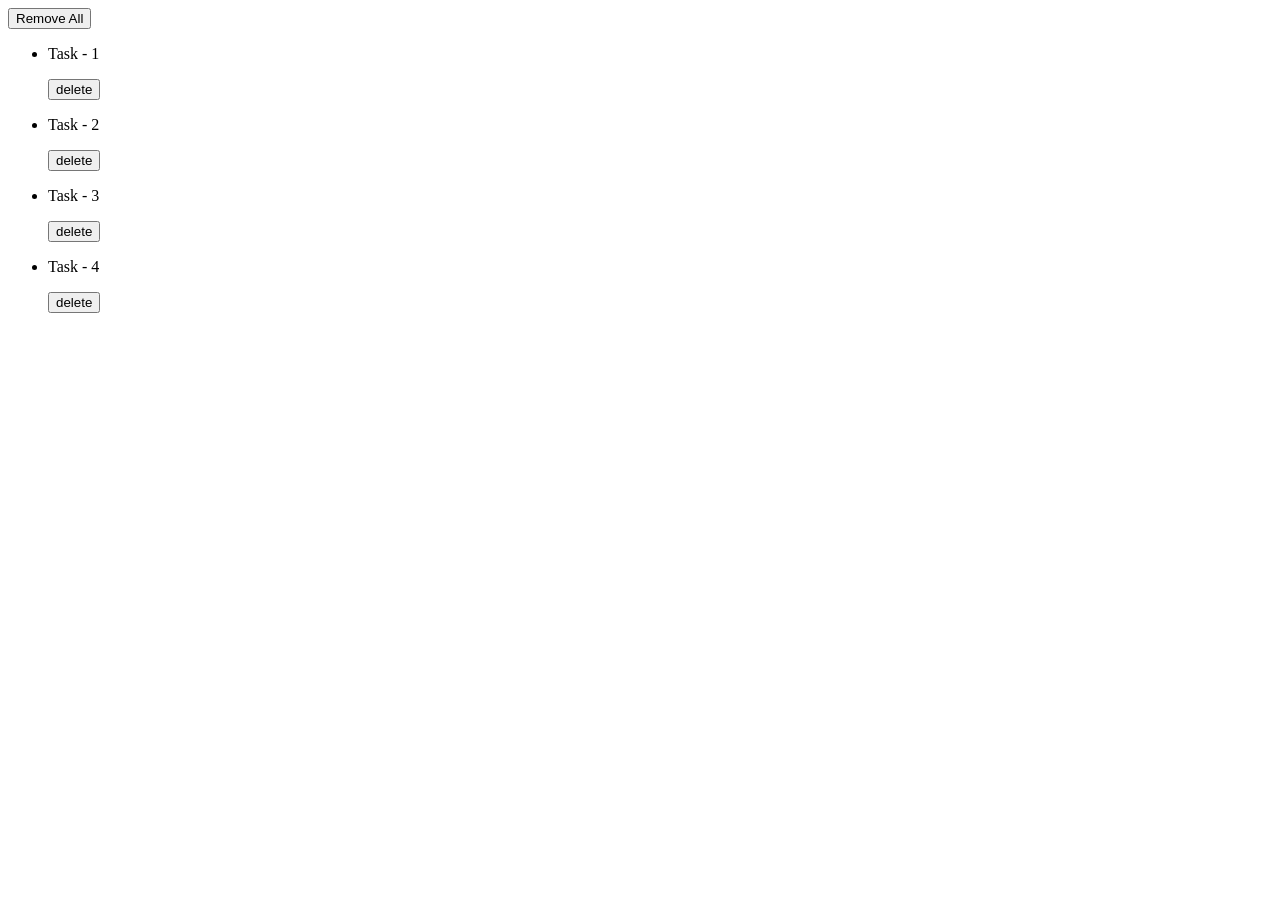
<file: Module 2/event-handling-js/third-1.html>
<!DOCTYPE html>
<html lang = "en">
  <head>
    <meta charset = "UTF - 8" />
    <meta http-equiv = "X - UA - Compatible" content = "IE = edge" />
    <meta name = "viewport" content = "width = device - width, initial-scale = 1.0" />
    <title>Document</title>
  </head>
  <body>
    <button id = "removeAll">Remove All</button>
    <ul>
      <li>
        <p>Task - 1</p>
        <button class="delete_button">delete</button>
      </li>
      <li>
        <p>Task - 2</p>
        <button class="delete_button">delete</button>
      </li>
      <li>
        <p>Task - 3</p>
        <button class="delete_button">delete</button>
      </li>
      <li>
        <p>Task - 4</p>
        <button class="delete_button">delete</button>
      </li>
    </ul>

    <script>
        // Task - Make all the buttons work
        // Delete All button should remove all the tasks.
        // Delete button should remove that particular task

        const allDeleteBtns = document.querySelectorAll(".delete_button")

        for(let i = 0; i < allDeleteBtns.length; i++) {
            allDeleteBtns[i].addEventListener('click', function(e) {
                e.target.parentElement.remove()
            })
        }

        //removeAll button
        const removeAllBtn = document.querySelector("#removeAll")

        removeAllBtn.addEventListener('click', function() {
            const ul = document.querySelector("ul")
            ul.remove()
        })
    </script>


    </body>
</html>
</file>
<file: Module 2/stock-claude.css>
/* ===== CSS VARIABLES ===== */
:root {
    --primary:        aqua; 
    --primary-dark:   #1e3a8a;
    --header-bg:      #0f172a;
    --bg:             #f1f5f9;
    --surface:        #ffffff;
    --border:         #e2e8f0;
    --text-primary:   #0f172a;
    --text-secondary: #64748b;
    --text-muted:     #94a3b8;
    --positive:       rgb(19, 224, 19);
    --positive-bg:    #dcfce7;
    --negative:       #dc2626;
    --negative-bg:    #fee2e2;
    --radius:         10px;
    --shadow:         0 1px 3px rgba(0,0,0,0.08), 0 1px 2px rgba(0,0,0,0.05);
}

/* ===== RESET ===== */
*, *::before, *::after {
    box-sizing: border-box;
    margin: 0;
    padding: 0;
}

/* ===== BASE ===== */
body {
    font-family: -apple-system, BlinkMacSystemFont, 'Segoe UI', Roboto, 'Helvetica Neue', sans-serif;
    background: var(--bg);
    color: var(--text-primary);
    line-height: 1.5;
    font-size: 14px;
}

.container {
    max-width: 1200px;
    margin: 0 auto;
    padding: 0 24px;
}

/* ===== HEADER ===== */
.header {
    background: var(--header-bg);
    position: sticky;
    top: 0;
    z-index: 100;
    box-shadow: 0 2px 10px rgba(0, 0, 0, 0.35);
}

.header-inner {
    display: flex;
    align-items: center;
    gap: 24px;
    padding: 14px 24px;
    max-width: 1200px;
    margin: 0 auto;
}

.logo {
    color: #ffffff;
    font-size: 20px;
    font-weight: 700;
    white-space: nowrap;
    display: flex;
    align-items: center;
    gap: 8px;
    letter-spacing: -0.3px;
    flex-shrink: 0;
}

.logo-icon {
    color: #38bdf8;
    font-size: 14px;
}

.search-bar {
    flex: 1;
    display: flex;
    max-width: 540px;
}

.search-input {
    flex: 1;
    padding: 9px 16px;
    border: 1.5px solid #334155;
    border-right: none;
    border-radius: var(--radius) 0 0 var(--radius);
    background: #1e293b;
    color: #f1f5f9;
    font-size: 14px;
    outline: none;
    transition: border-color 0.2s;
}

.search-input::placeholder {
    color: #64748b;
}

.search-input:focus {
    border-color: #38bdf8;
}

.search-btn {
    padding: 9px 22px;
    background: var(--primary);
    color: #ffffff;
    border: none;
    border-radius: 0 var(--radius) var(--radius) 0;
    font-size: 14px;
    font-weight: 600;
    cursor: pointer;
    transition: background 0.2s;
    white-space: nowrap;
}

.search-btn:hover {
    background: #1e40af;
}

/* Popular bar */
.popular-bar {
    border-top: 1px solid #1e293b;
}

.popular-inner {
    display: flex;
    align-items: center;
    gap: 6px;
    padding: 7px 24px;
    max-width: 1200px;
    margin: 0 auto;
    overflow-x: auto;
}

.popular-label {
    color: #64748b;
    font-size: 12px;
    white-space: nowrap;
    margin-right: 4px;
    flex-shrink: 0;
}

.stock-tag {
    color: #94a3b8;
    font-size: 12px;
    font-weight: 600;
    text-decoration: none;
    padding: 3px 10px;
    border-radius: 5px;
    transition: all 0.15s;
    white-space: nowrap;
    letter-spacing: 0.3px;
}

.stock-tag:hover {
    background: #1e293b;
    color: #f1f5f9;
}

.stock-tag.active {
    background: #1e3a8a;
    color: #93c5fd;
}

/* ===== MAIN CONTENT ===== */
.main {
    padding: 28px 0 48px;
}

/* ===== STOCK HERO ===== */
.stock-hero {
    background: var(--surface);
    border-radius: var(--radius);
    padding: 28px 32px;
    margin-bottom: 14px;
    box-shadow: var(--shadow);
    display: flex;
    justify-content: space-between;
    align-items: flex-start;
    flex-wrap: wrap;
    gap: 20px;
    border-left: 4px solid var(--primary);
}

.stock-identity {
    display: flex;
    align-items: center;
    gap: 18px;
}

.ticker-badge {
    background: var(--primary);
    color: #ffffff;
    font-size: 22px;
    font-weight: 800;
    padding: 10px 18px;
    border-radius: 8px;
    letter-spacing: 1.5px;
    flex-shrink: 0;
}

.company-full-name {
    font-size: 24px;
    font-weight: 700;
    color: var(--text-primary);
    letter-spacing: -0.3px;
    margin-bottom: 7px;
}

.stock-meta {
    display: flex;
    gap: 8px;
}

.exchange-tag,
.sector-tag {
    font-size: 11px;
    font-weight: 600;
    padding: 3px 9px;
    border-radius: 4px;
    letter-spacing: 0.3px;
}

.exchange-tag {
    background: #eff6ff;
    color: #2563eb;
    border: 1px solid #bfdbfe;
}

.sector-tag {
    background: #f0fdf4;
    color: #16a34a;
    border: 1px solid #bbf7d0;
}

.price-section {
    text-align: right;
}

.current-price {
    font-size: 40px;
    font-weight: 800;
    color: var(--text-primary);
    letter-spacing: -1.5px;
    line-height: 1.1;
}

.price-change {
    font-size: 16px;
    font-weight: 600;
    margin-top: 5px;
    display: flex;
    align-items: center;
    gap: 5px;
    justify-content: flex-end;
}

.price-change.positive { color: var(--positive); }
.price-change.negative { color: var(--negative); }

.price-timestamp {
    font-size: 11px;
    color: var(--text-muted);
    margin-top: 6px;
}

/* ===== 52-WEEK RANGE BAR ===== */
.range-banner {
    background: var(--surface);
    border-radius: var(--radius);
    padding: 14px 32px;
    margin-bottom: 14px;
    box-shadow: var(--shadow);
}

.range-inner {
    display: flex;
    align-items: center;
    gap: 12px;
    max-width: 600px;
    margin: 0 auto;
}

.range-label {
    font-size: 11px;
    color: var(--text-muted);
    white-space: nowrap;
    font-weight: 500;
}

.range-low,
.range-high {
    font-size: 13px;
    font-weight: 600;
    color: var(--text-secondary);
    white-space: nowrap;
}

.range-track {
    flex: 1;
    height: 6px;
    background: #e2e8f0;
    border-radius: 99px;
    position: relative;
}

.range-fill {
    height: 100%;
    background: linear-gradient(90deg, #93c5fd, var(--primary));
    border-radius: 99px;
    position: absolute;
    left: 0;
    top: 0;
}

.range-thumb {
    width: 12px;
    height: 12px;
    background: var(--primary);
    border: 2px solid #ffffff;
    border-radius: 50%;
    position: absolute;
    top: 50%;
    transform: translate(-50%, -50%);
    box-shadow: 0 0 0 2px var(--primary);
}

/* ===== QUICK STATS ===== */
.stats-grid {
    display: grid;
    grid-template-columns: repeat(8, 1fr);
    gap: 12px;
    margin-bottom: 20px;
}

.stat-item {
    background: var(--surface);
    border-radius: var(--radius);
    padding: 14px 12px;
    box-shadow: var(--shadow);
    text-align: center;
}

.stat-label {
    font-size: 10.5px;
    font-weight: 500;
    color: var(--text-secondary);
    text-transform: uppercase;
    letter-spacing: 0.4px;
    margin-bottom: 5px;
}

.stat-value {
    font-size: 15px;
    font-weight: 700;
    color: var(--text-primary);
}

/* ===== INFO GRID ===== */
.info-grid {
    display: grid;
    grid-template-columns: 1fr 1fr;
    gap: 20px;
    margin-bottom: 20px;
}

/* ===== CARDS ===== */
.card {
    background: var(--surface);
    border-radius: var(--radius);
    padding: 28px;
    box-shadow: var(--shadow);
}

.card-title {
    font-size: 16px;
    font-weight: 700;
    color: var(--text-primary);
    margin-bottom: 16px;
    padding-bottom: 12px;
    border-bottom: 2px solid var(--border);
    letter-spacing: -0.2px;
}

/* ===== COMPANY CARD ===== */
.company-description {
    color: var(--text-secondary);
    line-height: 1.75;
    margin-bottom: 20px;
    font-size: 13.5px;
}

.details-table {
    display: flex;
    flex-direction: column;
}

.detail-row {
    display: flex;
    justify-content: space-between;
    align-items: baseline;
    padding: 9px 0;
    border-bottom: 1px solid var(--border);
    font-size: 13.5px;
    gap: 12px;
}

.detail-row:last-child {
    border-bottom: none;
}

.detail-key {
    color: var(--text-secondary);
    font-weight: 500;
    flex-shrink: 0;
}

.detail-val {
    color: var(--text-primary);
    font-weight: 600;
    text-align: right;
}

/* ===== METRICS CARD ===== */
.metrics-list {
    display: flex;
    flex-direction: column;
}

.metric-row {
    display: flex;
    justify-content: space-between;
    align-items: center;
    padding: 9px 0;
    border-bottom: 1px solid var(--border);
    font-size: 13.5px;
    gap: 12px;
}

.metric-row:last-child {
    border-bottom: none;
}

.metric-key {
    color: var(--text-secondary);
}

.metric-val {
    font-weight: 600;
    color: var(--text-primary);
}

.rating-buy {
    background: var(--positive-bg);
    color: var(--positive);
    padding: 2px 10px;
    border-radius: 4px;
    font-size: 12px;
    font-weight: 700;
    letter-spacing: 0.2px;
}

/* ===== FINANCIAL TABLE ===== */
.financial-card {
    margin-bottom: 20px;
}

.financial-header {
    display: flex;
    justify-content: space-between;
    align-items: baseline;
    flex-wrap: wrap;
    gap: 8px;
    margin-bottom: 0;
    padding-bottom: 12px;
    border-bottom: 2px solid var(--border);
    margin-bottom: 20px;
}

.financial-header .card-title {
    margin-bottom: 0;
    padding-bottom: 0;
    border-bottom: none;
}

.fiscal-note {
    font-size: 12px;
    color: var(--text-muted);
}

.table-wrapper {
    overflow-x: auto;
}

.financial-table {
    width: 100%;
    border-collapse: collapse;
    font-size: 13.5px;
}

.financial-table thead th {
    background: #f8fafc;
    padding: 10px 16px;
    text-align: right;
    font-size: 13px;
    font-weight: 700;
    color: var(--text-secondary);
    letter-spacing: 0.3px;
    border-bottom: 2px solid var(--border);
}

.financial-table thead th.metric-col {
    text-align: left;
    min-width: 190px;
}

.financial-table tbody td {
    padding: 9px 16px;
    border-bottom: 1px solid var(--border);
    text-align: right;
    color: var(--text-primary);
    font-weight: 500;
}

.financial-table tbody td.metric-name {
    text-align: left;
    color: var(--text-secondary);
    font-weight: 400;
    padding-left: 24px;
}

.financial-table tbody tr:hover td {
    background: #f8fafc;
}

.section-row td {
    background: #f1f5f9 !important;
    color: var(--text-secondary) !important;
    font-weight: 700 !important;
    font-size: 11px !important;
    text-transform: uppercase;
    letter-spacing: 0.8px;
    padding: 8px 16px !important;
    text-align: left !important;
    border-top: 1px solid var(--border);
}

/* ===== FOOTER ===== */
.footer {
    background: #1e293b;
    padding: 20px 0;
}

.disclaimer {
    color: #64748b;
    font-size: 12px;
    line-height: 1.7;
    text-align: center;
}

.disclaimer strong {
    color: #94a3b8;
}

/* ===== RESPONSIVE ===== */
@media (max-width: 960px) {
    .stats-grid {
        grid-template-columns: repeat(4, 1fr);
    }
}

@media (max-width: 720px) {
    .info-grid {
        grid-template-columns: 1fr;
    }

    .stock-hero {
        flex-direction: column;
        padding: 20px;
    }

    .price-section {
        text-align: left;
    }

    .price-change {
        justify-content: flex-start;
    }

    .current-price {
        font-size: 32px;
    }
}

@media (max-width: 560px) {
    .stats-grid {
        grid-template-columns: repeat(2, 1fr);
    }

    .header-inner {
        flex-wrap: wrap;
    }

    .search-bar {
        width: 100%;
        max-width: 100%;
        order: 3;
    }

    .financial-header {
        flex-direction: column;
    }

    .range-banner {
        padding: 14px 20px;
    }
}
</file>
